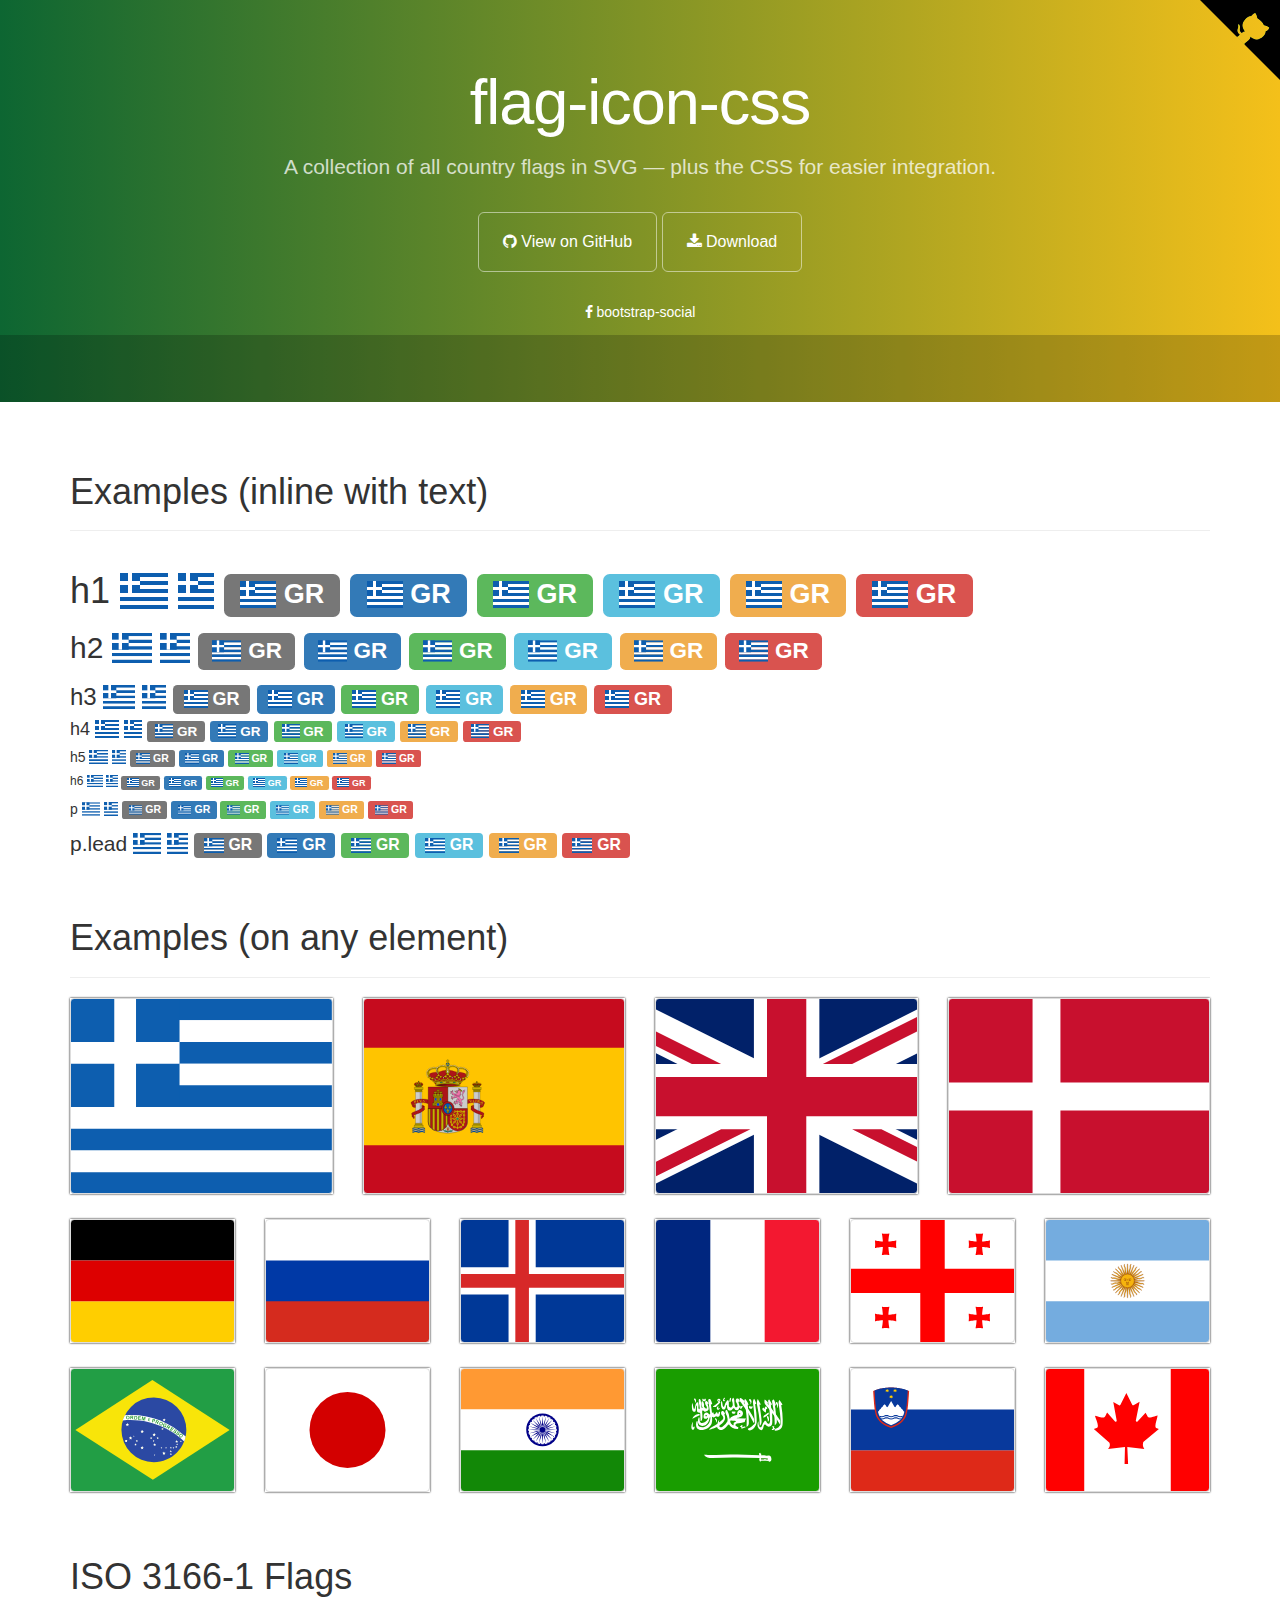
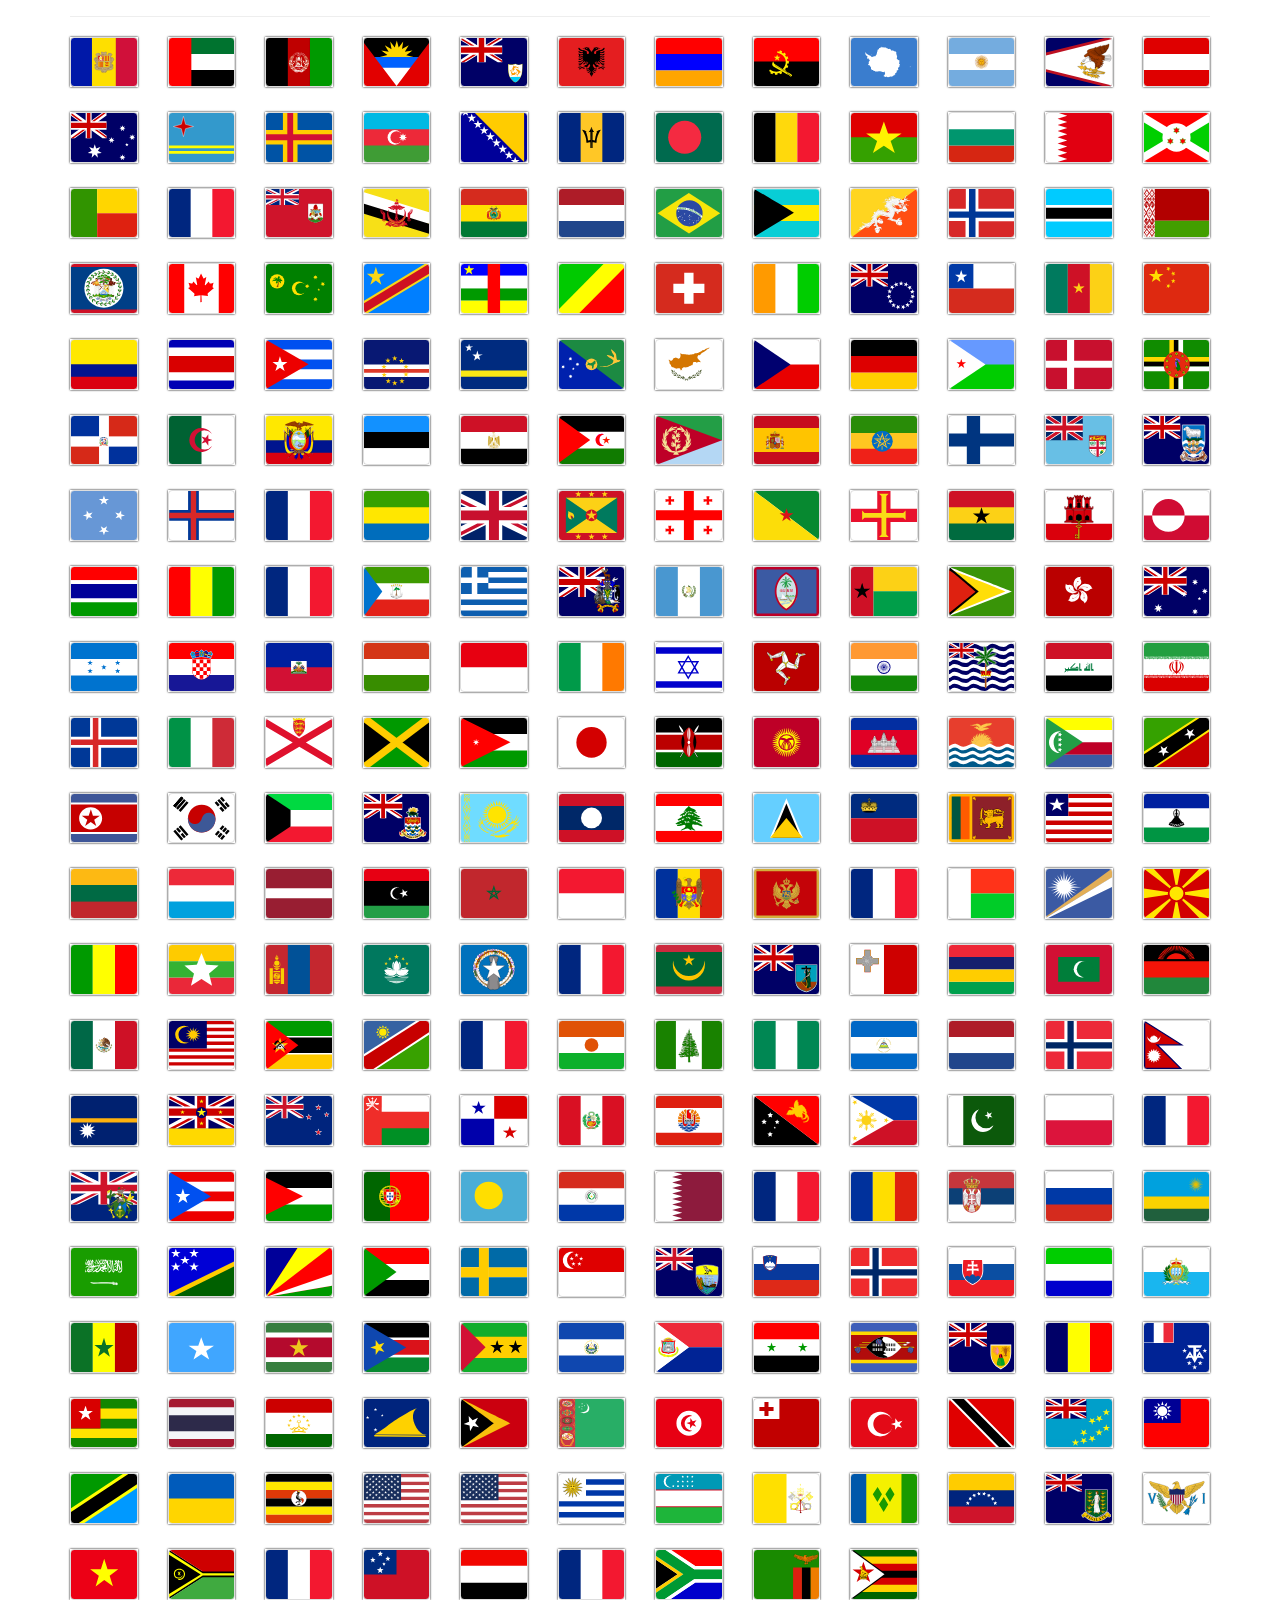
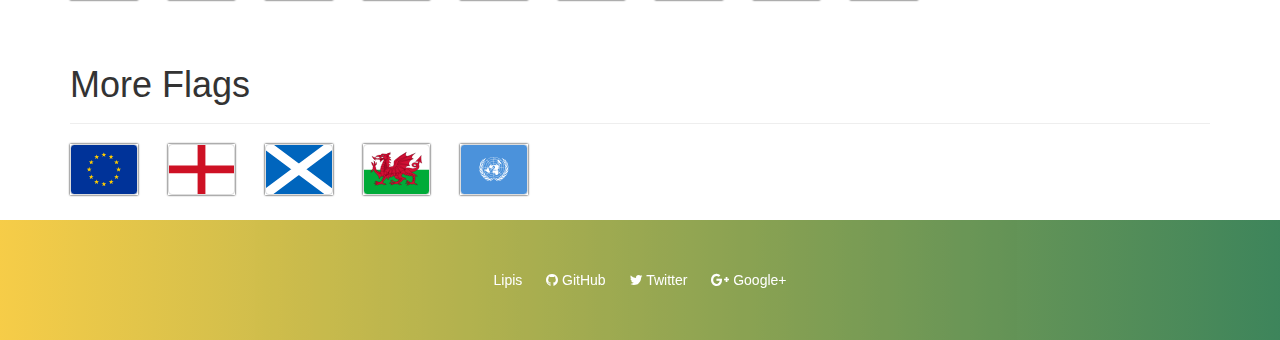
<file: assets/flag-icon-css-master/index.html>
<!DOCTYPE html>
<html lang="en">
  <head>
    <meta charset="utf-8">
    <meta name="viewport" content="width=device-width, initial-scale=1.0">
    <meta property="og:type" content="website" />
    <meta property="og:url" content="https://lipis.github.io/flag-icon-css/" />

    <title>SVG Country Flags | flag-icon-css</title>

    <link href="https://maxcdn.bootstrapcdn.com/bootstrap/3.3.6/css/bootstrap.min.css" rel="stylesheet" id="bootstrap">
    <link href="https://maxcdn.bootstrapcdn.com/font-awesome/4.5.0/css/font-awesome.min.css" rel="stylesheet">
    <link href="./assets/docs.css" rel="stylesheet">
    <link href="./css/flag-icon.css" rel="stylesheet">
  </head>

  <body>
    <div class="jumbotron">
      <div class="container">
        <h1>flag-icon-css</h1>
        <p>
          A collection of all country flags in SVG — plus the CSS for easier integration.
        </p>
        <a href="https://github.com/lipis/flag-icon-css" class="btn btn-outline btn-lg"><span class="fa fa-github"></span> View on GitHub</a>
        <a href="https://github.com/lipis/flag-icon-css/archive/master.zip" class="btn btn-outline btn-lg"><span class="fa fa-download"></span> Download</a>
        <ul class="jumbotron-links">
          <li><a href="https://lipis.github.io/bootstrap-social"><span class="fa fa-facebook"></span> bootstrap-social</a></li>
        </ul>
      </div>
      <div class="bottom">
        <iframe src="https://ghbtns.com/github-btn.html?user=lipis&amp;repo=flag-icon-css&amp;type=watch&amp;count=true" class="social-share"></iframe>
      </div>
    </div>
    <script>
      if (window.location.hostname.indexOf('github') > 0) {
        window.location.replace("http://flag-icon-css.lip.is/");
      }
    </script>
    <div class="container">
      <section id="examples">
        <div class="page-header">
          <h1>Examples (inline with text)</h1>
        </div>
        <div class="no-wrap">
          <h1>
            h1
            <span class="flag-icon flag-icon-gr"></span>
            <span class="flag-icon flag-icon-squared flag-icon-gr"></span>
            <span class="label label-default"><span class="flag-icon flag-icon-gr"></span> GR</span>
            <span class="label label-primary"><span class="flag-icon flag-icon-gr"></span> GR</span>
            <span class="label label-success"><span class="flag-icon flag-icon-gr"></span> GR</span>
            <span class="label label-info"><span class="flag-icon flag-icon-gr"></span> GR</span>
            <span class="label label-warning"><span class="flag-icon flag-icon-gr"></span> GR</span>
            <span class="label label-danger"><span class="flag-icon flag-icon-gr"></span> GR</span>
          </h1>
          <h2>
            h2
            <span class="flag-icon flag-icon-gr"></span>
            <span class="flag-icon flag-icon-squared flag-icon-gr"></span>
            <span class="label label-default"><span class="flag-icon flag-icon-gr"></span> GR</span>
            <span class="label label-primary"><span class="flag-icon flag-icon-gr"></span> GR</span>
            <span class="label label-success"><span class="flag-icon flag-icon-gr"></span> GR</span>
            <span class="label label-info"><span class="flag-icon flag-icon-gr"></span> GR</span>
            <span class="label label-warning"><span class="flag-icon flag-icon-gr"></span> GR</span>
            <span class="label label-danger"><span class="flag-icon flag-icon-gr"></span> GR</span>
          </h2>
          <h3>
            h3
            <span class="flag-icon flag-icon-gr"></span>
            <span class="flag-icon flag-icon-squared flag-icon-gr"></span>
            <span class="label label-default"><span class="flag-icon flag-icon-gr"></span> GR</span>
            <span class="label label-primary"><span class="flag-icon flag-icon-gr"></span> GR</span>
            <span class="label label-success"><span class="flag-icon flag-icon-gr"></span> GR</span>
            <span class="label label-info"><span class="flag-icon flag-icon-gr"></span> GR</span>
            <span class="label label-warning"><span class="flag-icon flag-icon-gr"></span> GR</span>
            <span class="label label-danger"><span class="flag-icon flag-icon-gr"></span> GR</span>
          </h3>
          <h4>
            h4
            <span class="flag-icon flag-icon-gr"></span>
            <span class="flag-icon flag-icon-squared flag-icon-gr"></span>
            <span class="label label-default"><span class="flag-icon flag-icon-gr"></span> GR</span>
            <span class="label label-primary"><span class="flag-icon flag-icon-gr"></span> GR</span>
            <span class="label label-success"><span class="flag-icon flag-icon-gr"></span> GR</span>
            <span class="label label-info"><span class="flag-icon flag-icon-gr"></span> GR</span>
            <span class="label label-warning"><span class="flag-icon flag-icon-gr"></span> GR</span>
            <span class="label label-danger"><span class="flag-icon flag-icon-gr"></span> GR</span>
          </h4>
          <h5>
            h5
            <span class="flag-icon flag-icon-gr"></span>
            <span class="flag-icon flag-icon-squared flag-icon-gr"></span>
            <span class="label label-default"><span class="flag-icon flag-icon-gr"></span> GR</span>
            <span class="label label-primary"><span class="flag-icon flag-icon-gr"></span> GR</span>
            <span class="label label-success"><span class="flag-icon flag-icon-gr"></span> GR</span>
            <span class="label label-info"><span class="flag-icon flag-icon-gr"></span> GR</span>
            <span class="label label-warning"><span class="flag-icon flag-icon-gr"></span> GR</span>
            <span class="label label-danger"><span class="flag-icon flag-icon-gr"></span> GR</span>
          </h5>
          <h6>
            h6
            <span class="flag-icon flag-icon-gr"></span>
            <span class="flag-icon flag-icon-squared flag-icon-gr"></span>
            <span class="label label-default"><span class="flag-icon flag-icon-gr"></span> GR</span>
            <span class="label label-primary"><span class="flag-icon flag-icon-gr"></span> GR</span>
            <span class="label label-success"><span class="flag-icon flag-icon-gr"></span> GR</span>
            <span class="label label-info"><span class="flag-icon flag-icon-gr"></span> GR</span>
            <span class="label label-warning"><span class="flag-icon flag-icon-gr"></span> GR</span>
            <span class="label label-danger"><span class="flag-icon flag-icon-gr"></span> GR</span>
          </h6>
          <p>
            p
            <span class="flag-icon flag-icon-gr"></span>
            <span class="flag-icon flag-icon-squared flag-icon-gr"></span>
            <span class="label label-default"><span class="flag-icon flag-icon-gr"></span> GR</span>
            <span class="label label-primary"><span class="flag-icon flag-icon-gr"></span> GR</span>
            <span class="label label-success"><span class="flag-icon flag-icon-gr"></span> GR</span>
            <span class="label label-info"><span class="flag-icon flag-icon-gr"></span> GR</span>
            <span class="label label-warning"><span class="flag-icon flag-icon-gr"></span> GR</span>
            <span class="label label-danger"><span class="flag-icon flag-icon-gr"></span> GR</span>
          </p>
          <p class="lead">
            p.lead
            <span class="flag-icon flag-icon-gr"></span>
            <span class="flag-icon flag-icon-squared flag-icon-gr"></span>
            <span class="label label-default"><span class="flag-icon flag-icon-gr"></span> GR</span>
            <span class="label label-primary"><span class="flag-icon flag-icon-gr"></span> GR</span>
            <span class="label label-success"><span class="flag-icon flag-icon-gr"></span> GR</span>
            <span class="label label-info"><span class="flag-icon flag-icon-gr"></span> GR</span>
            <span class="label label-warning"><span class="flag-icon flag-icon-gr"></span> GR</span>
            <span class="label label-danger"><span class="flag-icon flag-icon-gr"></span> GR</span>
          </p>
        </section>
      </section>
      <section id="more" class="d">
        <div class="page-header">
          <h1>Examples (on any element)</h1>
        </div>
        <div class="row">
          <div class="col-lg-3 col-md-4 col-sm-4 col-xs-6">
            <div class="flag-wrapper">
              <div class="img-thumbnail flag flag-icon-background flag-icon-gr"></div>
            </div>
          </div>
          <div class="col-lg-3 col-md-4 col-sm-4 col-xs-6">
            <div class="flag-wrapper">
              <div class="img-thumbnail flag flag-icon-background flag-icon-es"></div>
            </div>
          </div>
          <div class="col-lg-3 col-md-4 col-sm-4 col-xs-3">
            <div class="flag-wrapper">
              <div class="img-thumbnail flag flag-icon-background flag-icon-gb"></div>
            </div>
          </div>
          <div class="col-lg-3 col-sm-2 col-xs-3">
            <div class="flag-wrapper">
              <div class="img-thumbnail flag flag-icon-background flag-icon-dk"></div>
            </div>
          </div>
          <div class="col-sm-2 col-xs-3">
            <div class="flag-wrapper">
              <div class="img-thumbnail flag flag-icon-background flag-icon-de"></div>
            </div>
          </div>
          <div class="col-sm-2 col-xs-3">
            <div class="flag-wrapper">
              <div class="img-thumbnail flag flag-icon-background flag-icon-ru"></div>
            </div>
          </div>
          <div class="col-sm-2 col-xs-3">
            <div class="flag-wrapper">
              <div class="img-thumbnail flag flag-icon-background flag-icon-is"></div>
            </div>
          </div>
          <div class="col-sm-2 col-xs-3">
            <div class="flag-wrapper">
              <div class="img-thumbnail flag flag-icon-background flag-icon-fr"></div>
            </div>
          </div>
          <div class="col-sm-2 col-xs-3">
            <div class="flag-wrapper">
              <div class="img-thumbnail flag flag-icon-background flag-icon-ge"></div>
            </div>
          </div>
          <div class="col-sm-2 col-xs-3">
            <div class="flag-wrapper">
              <div class="img-thumbnail flag flag-icon-background flag-icon-ar"></div>
            </div>
          </div>
          <div class="col-sm-2 col-xs-3">
            <div class="flag-wrapper">
              <div class="img-thumbnail flag flag-icon-background flag-icon-br"></div>
            </div>
          </div>
          <div class="col-sm-2 col-xs-3">
            <div class="flag-wrapper">
              <div class="img-thumbnail flag flag-icon-background flag-icon-jp"></div>
            </div>
          </div>
          <div class="col-sm-2 col-xs-3 hidden-xs">
            <div class="flag-wrapper">
              <div class="img-thumbnail flag flag-icon-background flag-icon-in"></div>
            </div>
          </div>
          <div class="col-sm-2 col-xs-3">
            <div class="flag-wrapper">
              <div class="img-thumbnail flag flag-icon-background flag-icon-sa"></div>
            </div>
          </div>
          <div class="col-sm-2 col-xs-3">
            <div class="flag-wrapper">
              <div class="img-thumbnail flag flag-icon-background flag-icon-si"></div>
            </div>
          </div>
          <div class="col-sm-2 col-xs-3 visible-lg">
            <div class="flag-wrapper">
              <div class="img-thumbnail flag flag-icon-background flag-icon-ca"></div>
            </div>
          </div>
        </div>
      </section>
      <section class="all-flags">
        <div class="page-header">
          <h1>ISO 3166-1 Flags</h1>
        </div>
        <div class="row">
          <div class="col-md-1 col-sm-2 col-xs-3"><div class="flag-wrapper"><div class="img-thumbnail flag flag-icon-background flag-icon-ad" title="ad" id="ad"></div></div></div>
          <div class="col-md-1 col-sm-2 col-xs-3"><div class="flag-wrapper"><div class="img-thumbnail flag flag-icon-background flag-icon-ae" title="ae" id="ae"></div></div></div>
          <div class="col-md-1 col-sm-2 col-xs-3"><div class="flag-wrapper"><div class="img-thumbnail flag flag-icon-background flag-icon-af" title="af" id="af"></div></div></div>
          <div class="col-md-1 col-sm-2 col-xs-3"><div class="flag-wrapper"><div class="img-thumbnail flag flag-icon-background flag-icon-ag" title="ag" id="ag"></div></div></div>
          <div class="col-md-1 col-sm-2 col-xs-3"><div class="flag-wrapper"><div class="img-thumbnail flag flag-icon-background flag-icon-ai" title="ai" id="ai"></div></div></div>
          <div class="col-md-1 col-sm-2 col-xs-3"><div class="flag-wrapper"><div class="img-thumbnail flag flag-icon-background flag-icon-al" title="al" id="al"></div></div></div>
          <div class="col-md-1 col-sm-2 col-xs-3"><div class="flag-wrapper"><div class="img-thumbnail flag flag-icon-background flag-icon-am" title="am" id="am"></div></div></div>
          <div class="col-md-1 col-sm-2 col-xs-3"><div class="flag-wrapper"><div class="img-thumbnail flag flag-icon-background flag-icon-ao" title="ao" id="ao"></div></div></div>
          <div class="col-md-1 col-sm-2 col-xs-3"><div class="flag-wrapper"><div class="img-thumbnail flag flag-icon-background flag-icon-aq" title="aq" id="aq"></div></div></div>
          <div class="col-md-1 col-sm-2 col-xs-3"><div class="flag-wrapper"><div class="img-thumbnail flag flag-icon-background flag-icon-ar" title="ar" id="ar"></div></div></div>
          <div class="col-md-1 col-sm-2 col-xs-3"><div class="flag-wrapper"><div class="img-thumbnail flag flag-icon-background flag-icon-as" title="as" id="as"></div></div></div>
          <div class="col-md-1 col-sm-2 col-xs-3"><div class="flag-wrapper"><div class="img-thumbnail flag flag-icon-background flag-icon-at" title="at" id="at"></div></div></div>
          <div class="col-md-1 col-sm-2 col-xs-3"><div class="flag-wrapper"><div class="img-thumbnail flag flag-icon-background flag-icon-au" title="au" id="au"></div></div></div>
          <div class="col-md-1 col-sm-2 col-xs-3"><div class="flag-wrapper"><div class="img-thumbnail flag flag-icon-background flag-icon-aw" title="aw" id="aw"></div></div></div>
          <div class="col-md-1 col-sm-2 col-xs-3"><div class="flag-wrapper"><div class="img-thumbnail flag flag-icon-background flag-icon-ax" title="ax" id="ax"></div></div></div>
          <div class="col-md-1 col-sm-2 col-xs-3"><div class="flag-wrapper"><div class="img-thumbnail flag flag-icon-background flag-icon-az" title="az" id="az"></div></div></div>
          <div class="col-md-1 col-sm-2 col-xs-3"><div class="flag-wrapper"><div class="img-thumbnail flag flag-icon-background flag-icon-ba" title="ba" id="ba"></div></div></div>
          <div class="col-md-1 col-sm-2 col-xs-3"><div class="flag-wrapper"><div class="img-thumbnail flag flag-icon-background flag-icon-bb" title="bb" id="bb"></div></div></div>
          <div class="col-md-1 col-sm-2 col-xs-3"><div class="flag-wrapper"><div class="img-thumbnail flag flag-icon-background flag-icon-bd" title="bd" id="bd"></div></div></div>
          <div class="col-md-1 col-sm-2 col-xs-3"><div class="flag-wrapper"><div class="img-thumbnail flag flag-icon-background flag-icon-be" title="be" id="be"></div></div></div>
          <div class="col-md-1 col-sm-2 col-xs-3"><div class="flag-wrapper"><div class="img-thumbnail flag flag-icon-background flag-icon-bf" title="bf" id="bf"></div></div></div>
          <div class="col-md-1 col-sm-2 col-xs-3"><div class="flag-wrapper"><div class="img-thumbnail flag flag-icon-background flag-icon-bg" title="bg" id="bg"></div></div></div>
          <div class="col-md-1 col-sm-2 col-xs-3"><div class="flag-wrapper"><div class="img-thumbnail flag flag-icon-background flag-icon-bh" title="bh" id="bh"></div></div></div>
          <div class="col-md-1 col-sm-2 col-xs-3"><div class="flag-wrapper"><div class="img-thumbnail flag flag-icon-background flag-icon-bi" title="bi" id="bi"></div></div></div>
          <div class="col-md-1 col-sm-2 col-xs-3"><div class="flag-wrapper"><div class="img-thumbnail flag flag-icon-background flag-icon-bj" title="bj" id="bj"></div></div></div>
          <div class="col-md-1 col-sm-2 col-xs-3"><div class="flag-wrapper"><div class="img-thumbnail flag flag-icon-background flag-icon-bl" title="bl" id="bl"></div></div></div>
          <div class="col-md-1 col-sm-2 col-xs-3"><div class="flag-wrapper"><div class="img-thumbnail flag flag-icon-background flag-icon-bm" title="bm" id="bm"></div></div></div>
          <div class="col-md-1 col-sm-2 col-xs-3"><div class="flag-wrapper"><div class="img-thumbnail flag flag-icon-background flag-icon-bn" title="bn" id="bn"></div></div></div>
          <div class="col-md-1 col-sm-2 col-xs-3"><div class="flag-wrapper"><div class="img-thumbnail flag flag-icon-background flag-icon-bo" title="bo" id="bo"></div></div></div>
          <div class="col-md-1 col-sm-2 col-xs-3"><div class="flag-wrapper"><div class="img-thumbnail flag flag-icon-background flag-icon-bq" title="bq" id="bq"></div></div></div>
          <div class="col-md-1 col-sm-2 col-xs-3"><div class="flag-wrapper"><div class="img-thumbnail flag flag-icon-background flag-icon-br" title="br" id="br"></div></div></div>
          <div class="col-md-1 col-sm-2 col-xs-3"><div class="flag-wrapper"><div class="img-thumbnail flag flag-icon-background flag-icon-bs" title="bs" id="bs"></div></div></div>
          <div class="col-md-1 col-sm-2 col-xs-3"><div class="flag-wrapper"><div class="img-thumbnail flag flag-icon-background flag-icon-bt" title="bt" id="bt"></div></div></div>
          <div class="col-md-1 col-sm-2 col-xs-3"><div class="flag-wrapper"><div class="img-thumbnail flag flag-icon-background flag-icon-bv" title="bv" id="bv"></div></div></div>
          <div class="col-md-1 col-sm-2 col-xs-3"><div class="flag-wrapper"><div class="img-thumbnail flag flag-icon-background flag-icon-bw" title="bw" id="bw"></div></div></div>
          <div class="col-md-1 col-sm-2 col-xs-3"><div class="flag-wrapper"><div class="img-thumbnail flag flag-icon-background flag-icon-by" title="by" id="by"></div></div></div>
          <div class="col-md-1 col-sm-2 col-xs-3"><div class="flag-wrapper"><div class="img-thumbnail flag flag-icon-background flag-icon-bz" title="bz" id="bz"></div></div></div>
          <div class="col-md-1 col-sm-2 col-xs-3"><div class="flag-wrapper"><div class="img-thumbnail flag flag-icon-background flag-icon-ca" title="ca" id="ca"></div></div></div>
          <div class="col-md-1 col-sm-2 col-xs-3"><div class="flag-wrapper"><div class="img-thumbnail flag flag-icon-background flag-icon-cc" title="cc" id="cc"></div></div></div>
          <div class="col-md-1 col-sm-2 col-xs-3"><div class="flag-wrapper"><div class="img-thumbnail flag flag-icon-background flag-icon-cd" title="cd" id="cd"></div></div></div>
          <div class="col-md-1 col-sm-2 col-xs-3"><div class="flag-wrapper"><div class="img-thumbnail flag flag-icon-background flag-icon-cf" title="cf" id="cf"></div></div></div>
          <div class="col-md-1 col-sm-2 col-xs-3"><div class="flag-wrapper"><div class="img-thumbnail flag flag-icon-background flag-icon-cg" title="cg" id="cg"></div></div></div>
          <div class="col-md-1 col-sm-2 col-xs-3"><div class="flag-wrapper"><div class="img-thumbnail flag flag-icon-background flag-icon-ch" title="ch" id="ch"></div></div></div>
          <div class="col-md-1 col-sm-2 col-xs-3"><div class="flag-wrapper"><div class="img-thumbnail flag flag-icon-background flag-icon-ci" title="ci" id="ci"></div></div></div>
          <div class="col-md-1 col-sm-2 col-xs-3"><div class="flag-wrapper"><div class="img-thumbnail flag flag-icon-background flag-icon-ck" title="ck" id="ck"></div></div></div>
          <div class="col-md-1 col-sm-2 col-xs-3"><div class="flag-wrapper"><div class="img-thumbnail flag flag-icon-background flag-icon-cl" title="cl" id="cl"></div></div></div>
          <div class="col-md-1 col-sm-2 col-xs-3"><div class="flag-wrapper"><div class="img-thumbnail flag flag-icon-background flag-icon-cm" title="cm" id="cm"></div></div></div>
          <div class="col-md-1 col-sm-2 col-xs-3"><div class="flag-wrapper"><div class="img-thumbnail flag flag-icon-background flag-icon-cn" title="cn" id="cn"></div></div></div>
          <div class="col-md-1 col-sm-2 col-xs-3"><div class="flag-wrapper"><div class="img-thumbnail flag flag-icon-background flag-icon-co" title="co" id="co"></div></div></div>
          <div class="col-md-1 col-sm-2 col-xs-3"><div class="flag-wrapper"><div class="img-thumbnail flag flag-icon-background flag-icon-cr" title="cr" id="cr"></div></div></div>
          <div class="col-md-1 col-sm-2 col-xs-3"><div class="flag-wrapper"><div class="img-thumbnail flag flag-icon-background flag-icon-cu" title="cu" id="cu"></div></div></div>
          <div class="col-md-1 col-sm-2 col-xs-3"><div class="flag-wrapper"><div class="img-thumbnail flag flag-icon-background flag-icon-cv" title="cv" id="cv"></div></div></div>
          <div class="col-md-1 col-sm-2 col-xs-3"><div class="flag-wrapper"><div class="img-thumbnail flag flag-icon-background flag-icon-cw" title="cw" id="cw"></div></div></div>
          <div class="col-md-1 col-sm-2 col-xs-3"><div class="flag-wrapper"><div class="img-thumbnail flag flag-icon-background flag-icon-cx" title="cx" id="cx"></div></div></div>
          <div class="col-md-1 col-sm-2 col-xs-3"><div class="flag-wrapper"><div class="img-thumbnail flag flag-icon-background flag-icon-cy" title="cy" id="cy"></div></div></div>
          <div class="col-md-1 col-sm-2 col-xs-3"><div class="flag-wrapper"><div class="img-thumbnail flag flag-icon-background flag-icon-cz" title="cz" id="cz"></div></div></div>
          <div class="col-md-1 col-sm-2 col-xs-3"><div class="flag-wrapper"><div class="img-thumbnail flag flag-icon-background flag-icon-de" title="de" id="de"></div></div></div>
          <div class="col-md-1 col-sm-2 col-xs-3"><div class="flag-wrapper"><div class="img-thumbnail flag flag-icon-background flag-icon-dj" title="dj" id="dj"></div></div></div>
          <div class="col-md-1 col-sm-2 col-xs-3"><div class="flag-wrapper"><div class="img-thumbnail flag flag-icon-background flag-icon-dk" title="dk" id="dk"></div></div></div>
          <div class="col-md-1 col-sm-2 col-xs-3"><div class="flag-wrapper"><div class="img-thumbnail flag flag-icon-background flag-icon-dm" title="dm" id="dm"></div></div></div>
          <div class="col-md-1 col-sm-2 col-xs-3"><div class="flag-wrapper"><div class="img-thumbnail flag flag-icon-background flag-icon-do" title="do" id="do"></div></div></div>
          <div class="col-md-1 col-sm-2 col-xs-3"><div class="flag-wrapper"><div class="img-thumbnail flag flag-icon-background flag-icon-dz" title="dz" id="dz"></div></div></div>
          <div class="col-md-1 col-sm-2 col-xs-3"><div class="flag-wrapper"><div class="img-thumbnail flag flag-icon-background flag-icon-ec" title="ec" id="ec"></div></div></div>
          <div class="col-md-1 col-sm-2 col-xs-3"><div class="flag-wrapper"><div class="img-thumbnail flag flag-icon-background flag-icon-ee" title="ee" id="ee"></div></div></div>
          <div class="col-md-1 col-sm-2 col-xs-3"><div class="flag-wrapper"><div class="img-thumbnail flag flag-icon-background flag-icon-eg" title="eg" id="eg"></div></div></div>
          <div class="col-md-1 col-sm-2 col-xs-3"><div class="flag-wrapper"><div class="img-thumbnail flag flag-icon-background flag-icon-eh" title="eh" id="eh"></div></div></div>
          <div class="col-md-1 col-sm-2 col-xs-3"><div class="flag-wrapper"><div class="img-thumbnail flag flag-icon-background flag-icon-er" title="er" id="er"></div></div></div>
          <div class="col-md-1 col-sm-2 col-xs-3"><div class="flag-wrapper"><div class="img-thumbnail flag flag-icon-background flag-icon-es" title="es" id="es"></div></div></div>
          <div class="col-md-1 col-sm-2 col-xs-3"><div class="flag-wrapper"><div class="img-thumbnail flag flag-icon-background flag-icon-et" title="et" id="et"></div></div></div>
          <div class="col-md-1 col-sm-2 col-xs-3"><div class="flag-wrapper"><div class="img-thumbnail flag flag-icon-background flag-icon-fi" title="fi" id="fi"></div></div></div>
          <div class="col-md-1 col-sm-2 col-xs-3"><div class="flag-wrapper"><div class="img-thumbnail flag flag-icon-background flag-icon-fj" title="fj" id="fj"></div></div></div>
          <div class="col-md-1 col-sm-2 col-xs-3"><div class="flag-wrapper"><div class="img-thumbnail flag flag-icon-background flag-icon-fk" title="fk" id="fk"></div></div></div>
          <div class="col-md-1 col-sm-2 col-xs-3"><div class="flag-wrapper"><div class="img-thumbnail flag flag-icon-background flag-icon-fm" title="fm" id="fm"></div></div></div>
          <div class="col-md-1 col-sm-2 col-xs-3"><div class="flag-wrapper"><div class="img-thumbnail flag flag-icon-background flag-icon-fo" title="fo" id="fo"></div></div></div>
          <div class="col-md-1 col-sm-2 col-xs-3"><div class="flag-wrapper"><div class="img-thumbnail flag flag-icon-background flag-icon-fr" title="fr" id="fr"></div></div></div>
          <div class="col-md-1 col-sm-2 col-xs-3"><div class="flag-wrapper"><div class="img-thumbnail flag flag-icon-background flag-icon-ga" title="ga" id="ga"></div></div></div>
          <div class="col-md-1 col-sm-2 col-xs-3"><div class="flag-wrapper"><div class="img-thumbnail flag flag-icon-background flag-icon-gb" title="gb" id="gb"></div></div></div>
          <div class="col-md-1 col-sm-2 col-xs-3"><div class="flag-wrapper"><div class="img-thumbnail flag flag-icon-background flag-icon-gd" title="gd" id="gd"></div></div></div>
          <div class="col-md-1 col-sm-2 col-xs-3"><div class="flag-wrapper"><div class="img-thumbnail flag flag-icon-background flag-icon-ge" title="ge" id="ge"></div></div></div>
          <div class="col-md-1 col-sm-2 col-xs-3"><div class="flag-wrapper"><div class="img-thumbnail flag flag-icon-background flag-icon-gf" title="gf" id="gf"></div></div></div>
          <div class="col-md-1 col-sm-2 col-xs-3"><div class="flag-wrapper"><div class="img-thumbnail flag flag-icon-background flag-icon-gg" title="gg" id="gg"></div></div></div>
          <div class="col-md-1 col-sm-2 col-xs-3"><div class="flag-wrapper"><div class="img-thumbnail flag flag-icon-background flag-icon-gh" title="gh" id="gh"></div></div></div>
          <div class="col-md-1 col-sm-2 col-xs-3"><div class="flag-wrapper"><div class="img-thumbnail flag flag-icon-background flag-icon-gi" title="gi" id="gi"></div></div></div>
          <div class="col-md-1 col-sm-2 col-xs-3"><div class="flag-wrapper"><div class="img-thumbnail flag flag-icon-background flag-icon-gl" title="gl" id="gl"></div></div></div>
          <div class="col-md-1 col-sm-2 col-xs-3"><div class="flag-wrapper"><div class="img-thumbnail flag flag-icon-background flag-icon-gm" title="gm" id="gm"></div></div></div>
          <div class="col-md-1 col-sm-2 col-xs-3"><div class="flag-wrapper"><div class="img-thumbnail flag flag-icon-background flag-icon-gn" title="gn" id="gn"></div></div></div>
          <div class="col-md-1 col-sm-2 col-xs-3"><div class="flag-wrapper"><div class="img-thumbnail flag flag-icon-background flag-icon-gp" title="gp" id="gp"></div></div></div>
          <div class="col-md-1 col-sm-2 col-xs-3"><div class="flag-wrapper"><div class="img-thumbnail flag flag-icon-background flag-icon-gq" title="gq" id="gq"></div></div></div>
          <div class="col-md-1 col-sm-2 col-xs-3"><div class="flag-wrapper"><div class="img-thumbnail flag flag-icon-background flag-icon-gr" title="gr" id="gr"></div></div></div>
          <div class="col-md-1 col-sm-2 col-xs-3"><div class="flag-wrapper"><div class="img-thumbnail flag flag-icon-background flag-icon-gs" title="gs" id="gs"></div></div></div>
          <div class="col-md-1 col-sm-2 col-xs-3"><div class="flag-wrapper"><div class="img-thumbnail flag flag-icon-background flag-icon-gt" title="gt" id="gt"></div></div></div>
          <div class="col-md-1 col-sm-2 col-xs-3"><div class="flag-wrapper"><div class="img-thumbnail flag flag-icon-background flag-icon-gu" title="gu" id="gu"></div></div></div>
          <div class="col-md-1 col-sm-2 col-xs-3"><div class="flag-wrapper"><div class="img-thumbnail flag flag-icon-background flag-icon-gw" title="gw" id="gw"></div></div></div>
          <div class="col-md-1 col-sm-2 col-xs-3"><div class="flag-wrapper"><div class="img-thumbnail flag flag-icon-background flag-icon-gy" title="gy" id="gy"></div></div></div>
          <div class="col-md-1 col-sm-2 col-xs-3"><div class="flag-wrapper"><div class="img-thumbnail flag flag-icon-background flag-icon-hk" title="hk" id="hk"></div></div></div>
          <div class="col-md-1 col-sm-2 col-xs-3"><div class="flag-wrapper"><div class="img-thumbnail flag flag-icon-background flag-icon-hm" title="hm" id="hm"></div></div></div>
          <div class="col-md-1 col-sm-2 col-xs-3"><div class="flag-wrapper"><div class="img-thumbnail flag flag-icon-background flag-icon-hn" title="hn" id="hn"></div></div></div>
          <div class="col-md-1 col-sm-2 col-xs-3"><div class="flag-wrapper"><div class="img-thumbnail flag flag-icon-background flag-icon-hr" title="hr" id="hr"></div></div></div>
          <div class="col-md-1 col-sm-2 col-xs-3"><div class="flag-wrapper"><div class="img-thumbnail flag flag-icon-background flag-icon-ht" title="ht" id="ht"></div></div></div>
          <div class="col-md-1 col-sm-2 col-xs-3"><div class="flag-wrapper"><div class="img-thumbnail flag flag-icon-background flag-icon-hu" title="hu" id="hu"></div></div></div>
          <div class="col-md-1 col-sm-2 col-xs-3"><div class="flag-wrapper"><div class="img-thumbnail flag flag-icon-background flag-icon-id" title="id" id="id"></div></div></div>
          <div class="col-md-1 col-sm-2 col-xs-3"><div class="flag-wrapper"><div class="img-thumbnail flag flag-icon-background flag-icon-ie" title="ie" id="ie"></div></div></div>
          <div class="col-md-1 col-sm-2 col-xs-3"><div class="flag-wrapper"><div class="img-thumbnail flag flag-icon-background flag-icon-il" title="il" id="il"></div></div></div>
          <div class="col-md-1 col-sm-2 col-xs-3"><div class="flag-wrapper"><div class="img-thumbnail flag flag-icon-background flag-icon-im" title="im" id="im"></div></div></div>
          <div class="col-md-1 col-sm-2 col-xs-3"><div class="flag-wrapper"><div class="img-thumbnail flag flag-icon-background flag-icon-in" title="in" id="in"></div></div></div>
          <div class="col-md-1 col-sm-2 col-xs-3"><div class="flag-wrapper"><div class="img-thumbnail flag flag-icon-background flag-icon-io" title="io" id="io"></div></div></div>
          <div class="col-md-1 col-sm-2 col-xs-3"><div class="flag-wrapper"><div class="img-thumbnail flag flag-icon-background flag-icon-iq" title="iq" id="iq"></div></div></div>
          <div class="col-md-1 col-sm-2 col-xs-3"><div class="flag-wrapper"><div class="img-thumbnail flag flag-icon-background flag-icon-ir" title="ir" id="ir"></div></div></div>
          <div class="col-md-1 col-sm-2 col-xs-3"><div class="flag-wrapper"><div class="img-thumbnail flag flag-icon-background flag-icon-is" title="is" id="is"></div></div></div>
          <div class="col-md-1 col-sm-2 col-xs-3"><div class="flag-wrapper"><div class="img-thumbnail flag flag-icon-background flag-icon-it" title="it" id="it"></div></div></div>
          <div class="col-md-1 col-sm-2 col-xs-3"><div class="flag-wrapper"><div class="img-thumbnail flag flag-icon-background flag-icon-je" title="je" id="je"></div></div></div>
          <div class="col-md-1 col-sm-2 col-xs-3"><div class="flag-wrapper"><div class="img-thumbnail flag flag-icon-background flag-icon-jm" title="jm" id="jm"></div></div></div>
          <div class="col-md-1 col-sm-2 col-xs-3"><div class="flag-wrapper"><div class="img-thumbnail flag flag-icon-background flag-icon-jo" title="jo" id="jo"></div></div></div>
          <div class="col-md-1 col-sm-2 col-xs-3"><div class="flag-wrapper"><div class="img-thumbnail flag flag-icon-background flag-icon-jp" title="jp" id="jp"></div></div></div>
          <div class="col-md-1 col-sm-2 col-xs-3"><div class="flag-wrapper"><div class="img-thumbnail flag flag-icon-background flag-icon-ke" title="ke" id="ke"></div></div></div>
          <div class="col-md-1 col-sm-2 col-xs-3"><div class="flag-wrapper"><div class="img-thumbnail flag flag-icon-background flag-icon-kg" title="kg" id="kg"></div></div></div>
          <div class="col-md-1 col-sm-2 col-xs-3"><div class="flag-wrapper"><div class="img-thumbnail flag flag-icon-background flag-icon-kh" title="kh" id="kh"></div></div></div>
          <div class="col-md-1 col-sm-2 col-xs-3"><div class="flag-wrapper"><div class="img-thumbnail flag flag-icon-background flag-icon-ki" title="ki" id="ki"></div></div></div>
          <div class="col-md-1 col-sm-2 col-xs-3"><div class="flag-wrapper"><div class="img-thumbnail flag flag-icon-background flag-icon-km" title="km" id="km"></div></div></div>
          <div class="col-md-1 col-sm-2 col-xs-3"><div class="flag-wrapper"><div class="img-thumbnail flag flag-icon-background flag-icon-kn" title="kn" id="kn"></div></div></div>
          <div class="col-md-1 col-sm-2 col-xs-3"><div class="flag-wrapper"><div class="img-thumbnail flag flag-icon-background flag-icon-kp" title="kp" id="kp"></div></div></div>
          <div class="col-md-1 col-sm-2 col-xs-3"><div class="flag-wrapper"><div class="img-thumbnail flag flag-icon-background flag-icon-kr" title="kr" id="kr"></div></div></div>
          <div class="col-md-1 col-sm-2 col-xs-3"><div class="flag-wrapper"><div class="img-thumbnail flag flag-icon-background flag-icon-kw" title="kw" id="kw"></div></div></div>
          <div class="col-md-1 col-sm-2 col-xs-3"><div class="flag-wrapper"><div class="img-thumbnail flag flag-icon-background flag-icon-ky" title="ky" id="ky"></div></div></div>
          <div class="col-md-1 col-sm-2 col-xs-3"><div class="flag-wrapper"><div class="img-thumbnail flag flag-icon-background flag-icon-kz" title="kz" id="kz"></div></div></div>
          <div class="col-md-1 col-sm-2 col-xs-3"><div class="flag-wrapper"><div class="img-thumbnail flag flag-icon-background flag-icon-la" title="la" id="la"></div></div></div>
          <div class="col-md-1 col-sm-2 col-xs-3"><div class="flag-wrapper"><div class="img-thumbnail flag flag-icon-background flag-icon-lb" title="lb" id="lb"></div></div></div>
          <div class="col-md-1 col-sm-2 col-xs-3"><div class="flag-wrapper"><div class="img-thumbnail flag flag-icon-background flag-icon-lc" title="lc" id="lc"></div></div></div>
          <div class="col-md-1 col-sm-2 col-xs-3"><div class="flag-wrapper"><div class="img-thumbnail flag flag-icon-background flag-icon-li" title="li" id="li"></div></div></div>
          <div class="col-md-1 col-sm-2 col-xs-3"><div class="flag-wrapper"><div class="img-thumbnail flag flag-icon-background flag-icon-lk" title="lk" id="lk"></div></div></div>
          <div class="col-md-1 col-sm-2 col-xs-3"><div class="flag-wrapper"><div class="img-thumbnail flag flag-icon-background flag-icon-lr" title="lr" id="lr"></div></div></div>
          <div class="col-md-1 col-sm-2 col-xs-3"><div class="flag-wrapper"><div class="img-thumbnail flag flag-icon-background flag-icon-ls" title="ls" id="ls"></div></div></div>
          <div class="col-md-1 col-sm-2 col-xs-3"><div class="flag-wrapper"><div class="img-thumbnail flag flag-icon-background flag-icon-lt" title="lt" id="lt"></div></div></div>
          <div class="col-md-1 col-sm-2 col-xs-3"><div class="flag-wrapper"><div class="img-thumbnail flag flag-icon-background flag-icon-lu" title="lu" id="lu"></div></div></div>
          <div class="col-md-1 col-sm-2 col-xs-3"><div class="flag-wrapper"><div class="img-thumbnail flag flag-icon-background flag-icon-lv" title="lv" id="lv"></div></div></div>
          <div class="col-md-1 col-sm-2 col-xs-3"><div class="flag-wrapper"><div class="img-thumbnail flag flag-icon-background flag-icon-ly" title="ly" id="ly"></div></div></div>
          <div class="col-md-1 col-sm-2 col-xs-3"><div class="flag-wrapper"><div class="img-thumbnail flag flag-icon-background flag-icon-ma" title="ma" id="ma"></div></div></div>
          <div class="col-md-1 col-sm-2 col-xs-3"><div class="flag-wrapper"><div class="img-thumbnail flag flag-icon-background flag-icon-mc" title="mc" id="mc"></div></div></div>
          <div class="col-md-1 col-sm-2 col-xs-3"><div class="flag-wrapper"><div class="img-thumbnail flag flag-icon-background flag-icon-md" title="md" id="md"></div></div></div>
          <div class="col-md-1 col-sm-2 col-xs-3"><div class="flag-wrapper"><div class="img-thumbnail flag flag-icon-background flag-icon-me" title="me" id="me"></div></div></div>
          <div class="col-md-1 col-sm-2 col-xs-3"><div class="flag-wrapper"><div class="img-thumbnail flag flag-icon-background flag-icon-mf" title="mf" id="mf"></div></div></div>
          <div class="col-md-1 col-sm-2 col-xs-3"><div class="flag-wrapper"><div class="img-thumbnail flag flag-icon-background flag-icon-mg" title="mg" id="mg"></div></div></div>
          <div class="col-md-1 col-sm-2 col-xs-3"><div class="flag-wrapper"><div class="img-thumbnail flag flag-icon-background flag-icon-mh" title="mh" id="mh"></div></div></div>
          <div class="col-md-1 col-sm-2 col-xs-3"><div class="flag-wrapper"><div class="img-thumbnail flag flag-icon-background flag-icon-mk" title="mk" id="mk"></div></div></div>
          <div class="col-md-1 col-sm-2 col-xs-3"><div class="flag-wrapper"><div class="img-thumbnail flag flag-icon-background flag-icon-ml" title="ml" id="ml"></div></div></div>
          <div class="col-md-1 col-sm-2 col-xs-3"><div class="flag-wrapper"><div class="img-thumbnail flag flag-icon-background flag-icon-mm" title="mm" id="mm"></div></div></div>
          <div class="col-md-1 col-sm-2 col-xs-3"><div class="flag-wrapper"><div class="img-thumbnail flag flag-icon-background flag-icon-mn" title="mn" id="mn"></div></div></div>
          <div class="col-md-1 col-sm-2 col-xs-3"><div class="flag-wrapper"><div class="img-thumbnail flag flag-icon-background flag-icon-mo" title="mo" id="mo"></div></div></div>
          <div class="col-md-1 col-sm-2 col-xs-3"><div class="flag-wrapper"><div class="img-thumbnail flag flag-icon-background flag-icon-mp" title="mp" id="mp"></div></div></div>
          <div class="col-md-1 col-sm-2 col-xs-3"><div class="flag-wrapper"><div class="img-thumbnail flag flag-icon-background flag-icon-mq" title="mq" id="mq"></div></div></div>
          <div class="col-md-1 col-sm-2 col-xs-3"><div class="flag-wrapper"><div class="img-thumbnail flag flag-icon-background flag-icon-mr" title="mr" id="mr"></div></div></div>
          <div class="col-md-1 col-sm-2 col-xs-3"><div class="flag-wrapper"><div class="img-thumbnail flag flag-icon-background flag-icon-ms" title="ms" id="ms"></div></div></div>
          <div class="col-md-1 col-sm-2 col-xs-3"><div class="flag-wrapper"><div class="img-thumbnail flag flag-icon-background flag-icon-mt" title="mt" id="mt"></div></div></div>
          <div class="col-md-1 col-sm-2 col-xs-3"><div class="flag-wrapper"><div class="img-thumbnail flag flag-icon-background flag-icon-mu" title="mu" id="mu"></div></div></div>
          <div class="col-md-1 col-sm-2 col-xs-3"><div class="flag-wrapper"><div class="img-thumbnail flag flag-icon-background flag-icon-mv" title="mv" id="mv"></div></div></div>
          <div class="col-md-1 col-sm-2 col-xs-3"><div class="flag-wrapper"><div class="img-thumbnail flag flag-icon-background flag-icon-mw" title="mw" id="mw"></div></div></div>
          <div class="col-md-1 col-sm-2 col-xs-3"><div class="flag-wrapper"><div class="img-thumbnail flag flag-icon-background flag-icon-mx" title="mx" id="mx"></div></div></div>
          <div class="col-md-1 col-sm-2 col-xs-3"><div class="flag-wrapper"><div class="img-thumbnail flag flag-icon-background flag-icon-my" title="my" id="my"></div></div></div>
          <div class="col-md-1 col-sm-2 col-xs-3"><div class="flag-wrapper"><div class="img-thumbnail flag flag-icon-background flag-icon-mz" title="mz" id="mz"></div></div></div>
          <div class="col-md-1 col-sm-2 col-xs-3"><div class="flag-wrapper"><div class="img-thumbnail flag flag-icon-background flag-icon-na" title="na" id="na"></div></div></div>
          <div class="col-md-1 col-sm-2 col-xs-3"><div class="flag-wrapper"><div class="img-thumbnail flag flag-icon-background flag-icon-nc" title="nc" id="nc"></div></div></div>
          <div class="col-md-1 col-sm-2 col-xs-3"><div class="flag-wrapper"><div class="img-thumbnail flag flag-icon-background flag-icon-ne" title="ne" id="ne"></div></div></div>
          <div class="col-md-1 col-sm-2 col-xs-3"><div class="flag-wrapper"><div class="img-thumbnail flag flag-icon-background flag-icon-nf" title="nf" id="nf"></div></div></div>
          <div class="col-md-1 col-sm-2 col-xs-3"><div class="flag-wrapper"><div class="img-thumbnail flag flag-icon-background flag-icon-ng" title="ng" id="ng"></div></div></div>
          <div class="col-md-1 col-sm-2 col-xs-3"><div class="flag-wrapper"><div class="img-thumbnail flag flag-icon-background flag-icon-ni" title="ni" id="ni"></div></div></div>
          <div class="col-md-1 col-sm-2 col-xs-3"><div class="flag-wrapper"><div class="img-thumbnail flag flag-icon-background flag-icon-nl" title="nl" id="nl"></div></div></div>
          <div class="col-md-1 col-sm-2 col-xs-3"><div class="flag-wrapper"><div class="img-thumbnail flag flag-icon-background flag-icon-no" title="no" id="no"></div></div></div>
          <div class="col-md-1 col-sm-2 col-xs-3"><div class="flag-wrapper"><div class="img-thumbnail flag flag-icon-background flag-icon-np" title="np" id="np"></div></div></div>
          <div class="col-md-1 col-sm-2 col-xs-3"><div class="flag-wrapper"><div class="img-thumbnail flag flag-icon-background flag-icon-nr" title="nr" id="nr"></div></div></div>
          <div class="col-md-1 col-sm-2 col-xs-3"><div class="flag-wrapper"><div class="img-thumbnail flag flag-icon-background flag-icon-nu" title="nu" id="nu"></div></div></div>
          <div class="col-md-1 col-sm-2 col-xs-3"><div class="flag-wrapper"><div class="img-thumbnail flag flag-icon-background flag-icon-nz" title="nz" id="nz"></div></div></div>
          <div class="col-md-1 col-sm-2 col-xs-3"><div class="flag-wrapper"><div class="img-thumbnail flag flag-icon-background flag-icon-om" title="om" id="om"></div></div></div>
          <div class="col-md-1 col-sm-2 col-xs-3"><div class="flag-wrapper"><div class="img-thumbnail flag flag-icon-background flag-icon-pa" title="pa" id="pa"></div></div></div>
          <div class="col-md-1 col-sm-2 col-xs-3"><div class="flag-wrapper"><div class="img-thumbnail flag flag-icon-background flag-icon-pe" title="pe" id="pe"></div></div></div>
          <div class="col-md-1 col-sm-2 col-xs-3"><div class="flag-wrapper"><div class="img-thumbnail flag flag-icon-background flag-icon-pf" title="pf" id="pf"></div></div></div>
          <div class="col-md-1 col-sm-2 col-xs-3"><div class="flag-wrapper"><div class="img-thumbnail flag flag-icon-background flag-icon-pg" title="pg" id="pg"></div></div></div>
          <div class="col-md-1 col-sm-2 col-xs-3"><div class="flag-wrapper"><div class="img-thumbnail flag flag-icon-background flag-icon-ph" title="ph" id="ph"></div></div></div>
          <div class="col-md-1 col-sm-2 col-xs-3"><div class="flag-wrapper"><div class="img-thumbnail flag flag-icon-background flag-icon-pk" title="pk" id="pk"></div></div></div>
          <div class="col-md-1 col-sm-2 col-xs-3"><div class="flag-wrapper"><div class="img-thumbnail flag flag-icon-background flag-icon-pl" title="pl" id="pl"></div></div></div>
          <div class="col-md-1 col-sm-2 col-xs-3"><div class="flag-wrapper"><div class="img-thumbnail flag flag-icon-background flag-icon-pm" title="pm" id="pm"></div></div></div>
          <div class="col-md-1 col-sm-2 col-xs-3"><div class="flag-wrapper"><div class="img-thumbnail flag flag-icon-background flag-icon-pn" title="pn" id="pn"></div></div></div>
          <div class="col-md-1 col-sm-2 col-xs-3"><div class="flag-wrapper"><div class="img-thumbnail flag flag-icon-background flag-icon-pr" title="pr" id="pr"></div></div></div>
          <div class="col-md-1 col-sm-2 col-xs-3"><div class="flag-wrapper"><div class="img-thumbnail flag flag-icon-background flag-icon-ps" title="ps" id="ps"></div></div></div>
          <div class="col-md-1 col-sm-2 col-xs-3"><div class="flag-wrapper"><div class="img-thumbnail flag flag-icon-background flag-icon-pt" title="pt" id="pt"></div></div></div>
          <div class="col-md-1 col-sm-2 col-xs-3"><div class="flag-wrapper"><div class="img-thumbnail flag flag-icon-background flag-icon-pw" title="pw" id="pw"></div></div></div>
          <div class="col-md-1 col-sm-2 col-xs-3"><div class="flag-wrapper"><div class="img-thumbnail flag flag-icon-background flag-icon-py" title="py" id="py"></div></div></div>
          <div class="col-md-1 col-sm-2 col-xs-3"><div class="flag-wrapper"><div class="img-thumbnail flag flag-icon-background flag-icon-qa" title="qa" id="qa"></div></div></div>
          <div class="col-md-1 col-sm-2 col-xs-3"><div class="flag-wrapper"><div class="img-thumbnail flag flag-icon-background flag-icon-re" title="re" id="re"></div></div></div>
          <div class="col-md-1 col-sm-2 col-xs-3"><div class="flag-wrapper"><div class="img-thumbnail flag flag-icon-background flag-icon-ro" title="ro" id="ro"></div></div></div>
          <div class="col-md-1 col-sm-2 col-xs-3"><div class="flag-wrapper"><div class="img-thumbnail flag flag-icon-background flag-icon-rs" title="rs" id="rs"></div></div></div>
          <div class="col-md-1 col-sm-2 col-xs-3"><div class="flag-wrapper"><div class="img-thumbnail flag flag-icon-background flag-icon-ru" title="ru" id="ru"></div></div></div>
          <div class="col-md-1 col-sm-2 col-xs-3"><div class="flag-wrapper"><div class="img-thumbnail flag flag-icon-background flag-icon-rw" title="rw" id="rw"></div></div></div>
          <div class="col-md-1 col-sm-2 col-xs-3"><div class="flag-wrapper"><div class="img-thumbnail flag flag-icon-background flag-icon-sa" title="sa" id="sa"></div></div></div>
          <div class="col-md-1 col-sm-2 col-xs-3"><div class="flag-wrapper"><div class="img-thumbnail flag flag-icon-background flag-icon-sb" title="sb" id="sb"></div></div></div>
          <div class="col-md-1 col-sm-2 col-xs-3"><div class="flag-wrapper"><div class="img-thumbnail flag flag-icon-background flag-icon-sc" title="sc" id="sc"></div></div></div>
          <div class="col-md-1 col-sm-2 col-xs-3"><div class="flag-wrapper"><div class="img-thumbnail flag flag-icon-background flag-icon-sd" title="sd" id="sd"></div></div></div>
          <div class="col-md-1 col-sm-2 col-xs-3"><div class="flag-wrapper"><div class="img-thumbnail flag flag-icon-background flag-icon-se" title="se" id="se"></div></div></div>
          <div class="col-md-1 col-sm-2 col-xs-3"><div class="flag-wrapper"><div class="img-thumbnail flag flag-icon-background flag-icon-sg" title="sg" id="sg"></div></div></div>
          <div class="col-md-1 col-sm-2 col-xs-3"><div class="flag-wrapper"><div class="img-thumbnail flag flag-icon-background flag-icon-sh" title="sh" id="sh"></div></div></div>
          <div class="col-md-1 col-sm-2 col-xs-3"><div class="flag-wrapper"><div class="img-thumbnail flag flag-icon-background flag-icon-si" title="si" id="si"></div></div></div>
          <div class="col-md-1 col-sm-2 col-xs-3"><div class="flag-wrapper"><div class="img-thumbnail flag flag-icon-background flag-icon-sj" title="sj" id="sj"></div></div></div>
          <div class="col-md-1 col-sm-2 col-xs-3"><div class="flag-wrapper"><div class="img-thumbnail flag flag-icon-background flag-icon-sk" title="sk" id="sk"></div></div></div>
          <div class="col-md-1 col-sm-2 col-xs-3"><div class="flag-wrapper"><div class="img-thumbnail flag flag-icon-background flag-icon-sl" title="sl" id="sl"></div></div></div>
          <div class="col-md-1 col-sm-2 col-xs-3"><div class="flag-wrapper"><div class="img-thumbnail flag flag-icon-background flag-icon-sm" title="sm" id="sm"></div></div></div>
          <div class="col-md-1 col-sm-2 col-xs-3"><div class="flag-wrapper"><div class="img-thumbnail flag flag-icon-background flag-icon-sn" title="sn" id="sn"></div></div></div>
          <div class="col-md-1 col-sm-2 col-xs-3"><div class="flag-wrapper"><div class="img-thumbnail flag flag-icon-background flag-icon-so" title="so" id="so"></div></div></div>
          <div class="col-md-1 col-sm-2 col-xs-3"><div class="flag-wrapper"><div class="img-thumbnail flag flag-icon-background flag-icon-sr" title="sr" id="sr"></div></div></div>
          <div class="col-md-1 col-sm-2 col-xs-3"><div class="flag-wrapper"><div class="img-thumbnail flag flag-icon-background flag-icon-ss" title="ss" id="ss"></div></div></div>
          <div class="col-md-1 col-sm-2 col-xs-3"><div class="flag-wrapper"><div class="img-thumbnail flag flag-icon-background flag-icon-st" title="st" id="st"></div></div></div>
          <div class="col-md-1 col-sm-2 col-xs-3"><div class="flag-wrapper"><div class="img-thumbnail flag flag-icon-background flag-icon-sv" title="sv" id="sv"></div></div></div>
          <div class="col-md-1 col-sm-2 col-xs-3"><div class="flag-wrapper"><div class="img-thumbnail flag flag-icon-background flag-icon-sx" title="sx" id="sx"></div></div></div>
          <div class="col-md-1 col-sm-2 col-xs-3"><div class="flag-wrapper"><div class="img-thumbnail flag flag-icon-background flag-icon-sy" title="sy" id="sy"></div></div></div>
          <div class="col-md-1 col-sm-2 col-xs-3"><div class="flag-wrapper"><div class="img-thumbnail flag flag-icon-background flag-icon-sz" title="sz" id="sz"></div></div></div>
          <div class="col-md-1 col-sm-2 col-xs-3"><div class="flag-wrapper"><div class="img-thumbnail flag flag-icon-background flag-icon-tc" title="tc" id="tc"></div></div></div>
          <div class="col-md-1 col-sm-2 col-xs-3"><div class="flag-wrapper"><div class="img-thumbnail flag flag-icon-background flag-icon-td" title="td" id="td"></div></div></div>
          <div class="col-md-1 col-sm-2 col-xs-3"><div class="flag-wrapper"><div class="img-thumbnail flag flag-icon-background flag-icon-tf" title="tf" id="tf"></div></div></div>
          <div class="col-md-1 col-sm-2 col-xs-3"><div class="flag-wrapper"><div class="img-thumbnail flag flag-icon-background flag-icon-tg" title="tg" id="tg"></div></div></div>
          <div class="col-md-1 col-sm-2 col-xs-3"><div class="flag-wrapper"><div class="img-thumbnail flag flag-icon-background flag-icon-th" title="th" id="th"></div></div></div>
          <div class="col-md-1 col-sm-2 col-xs-3"><div class="flag-wrapper"><div class="img-thumbnail flag flag-icon-background flag-icon-tj" title="tj" id="tj"></div></div></div>
          <div class="col-md-1 col-sm-2 col-xs-3"><div class="flag-wrapper"><div class="img-thumbnail flag flag-icon-background flag-icon-tk" title="tk" id="tk"></div></div></div>
          <div class="col-md-1 col-sm-2 col-xs-3"><div class="flag-wrapper"><div class="img-thumbnail flag flag-icon-background flag-icon-tl" title="tl" id="tl"></div></div></div>
          <div class="col-md-1 col-sm-2 col-xs-3"><div class="flag-wrapper"><div class="img-thumbnail flag flag-icon-background flag-icon-tm" title="tm" id="tm"></div></div></div>
          <div class="col-md-1 col-sm-2 col-xs-3"><div class="flag-wrapper"><div class="img-thumbnail flag flag-icon-background flag-icon-tn" title="tn" id="tn"></div></div></div>
          <div class="col-md-1 col-sm-2 col-xs-3"><div class="flag-wrapper"><div class="img-thumbnail flag flag-icon-background flag-icon-to" title="to" id="to"></div></div></div>
          <div class="col-md-1 col-sm-2 col-xs-3"><div class="flag-wrapper"><div class="img-thumbnail flag flag-icon-background flag-icon-tr" title="tr" id="tr"></div></div></div>
          <div class="col-md-1 col-sm-2 col-xs-3"><div class="flag-wrapper"><div class="img-thumbnail flag flag-icon-background flag-icon-tt" title="tt" id="tt"></div></div></div>
          <div class="col-md-1 col-sm-2 col-xs-3"><div class="flag-wrapper"><div class="img-thumbnail flag flag-icon-background flag-icon-tv" title="tv" id="tv"></div></div></div>
          <div class="col-md-1 col-sm-2 col-xs-3"><div class="flag-wrapper"><div class="img-thumbnail flag flag-icon-background flag-icon-tw" title="tw" id="tw"></div></div></div>
          <div class="col-md-1 col-sm-2 col-xs-3"><div class="flag-wrapper"><div class="img-thumbnail flag flag-icon-background flag-icon-tz" title="tz" id="tz"></div></div></div>
          <div class="col-md-1 col-sm-2 col-xs-3"><div class="flag-wrapper"><div class="img-thumbnail flag flag-icon-background flag-icon-ua" title="ua" id="ua"></div></div></div>
          <div class="col-md-1 col-sm-2 col-xs-3"><div class="flag-wrapper"><div class="img-thumbnail flag flag-icon-background flag-icon-ug" title="ug" id="ug"></div></div></div>
          <div class="col-md-1 col-sm-2 col-xs-3"><div class="flag-wrapper"><div class="img-thumbnail flag flag-icon-background flag-icon-um" title="um" id="um"></div></div></div>
          <div class="col-md-1 col-sm-2 col-xs-3"><div class="flag-wrapper"><div class="img-thumbnail flag flag-icon-background flag-icon-us" title="us" id="us"></div></div></div>
          <div class="col-md-1 col-sm-2 col-xs-3"><div class="flag-wrapper"><div class="img-thumbnail flag flag-icon-background flag-icon-uy" title="uy" id="uy"></div></div></div>
          <div class="col-md-1 col-sm-2 col-xs-3"><div class="flag-wrapper"><div class="img-thumbnail flag flag-icon-background flag-icon-uz" title="uz" id="uz"></div></div></div>
          <div class="col-md-1 col-sm-2 col-xs-3"><div class="flag-wrapper"><div class="img-thumbnail flag flag-icon-background flag-icon-va" title="va" id="va"></div></div></div>
          <div class="col-md-1 col-sm-2 col-xs-3"><div class="flag-wrapper"><div class="img-thumbnail flag flag-icon-background flag-icon-vc" title="vc" id="vc"></div></div></div>
          <div class="col-md-1 col-sm-2 col-xs-3"><div class="flag-wrapper"><div class="img-thumbnail flag flag-icon-background flag-icon-ve" title="ve" id="ve"></div></div></div>
          <div class="col-md-1 col-sm-2 col-xs-3"><div class="flag-wrapper"><div class="img-thumbnail flag flag-icon-background flag-icon-vg" title="vg" id="vg"></div></div></div>
          <div class="col-md-1 col-sm-2 col-xs-3"><div class="flag-wrapper"><div class="img-thumbnail flag flag-icon-background flag-icon-vi" title="vi" id="vi"></div></div></div>
          <div class="col-md-1 col-sm-2 col-xs-3"><div class="flag-wrapper"><div class="img-thumbnail flag flag-icon-background flag-icon-vn" title="vn" id="vn"></div></div></div>
          <div class="col-md-1 col-sm-2 col-xs-3"><div class="flag-wrapper"><div class="img-thumbnail flag flag-icon-background flag-icon-vu" title="vu" id="vu"></div></div></div>
          <div class="col-md-1 col-sm-2 col-xs-3"><div class="flag-wrapper"><div class="img-thumbnail flag flag-icon-background flag-icon-wf" title="wf" id="wf"></div></div></div>
          <div class="col-md-1 col-sm-2 col-xs-3"><div class="flag-wrapper"><div class="img-thumbnail flag flag-icon-background flag-icon-ws" title="ws" id="ws"></div></div></div>
          <div class="col-md-1 col-sm-2 col-xs-3"><div class="flag-wrapper"><div class="img-thumbnail flag flag-icon-background flag-icon-ye" title="ye" id="ye"></div></div></div>
          <div class="col-md-1 col-sm-2 col-xs-3"><div class="flag-wrapper"><div class="img-thumbnail flag flag-icon-background flag-icon-yt" title="yt" id="yt"></div></div></div>
          <div class="col-md-1 col-sm-2 col-xs-3"><div class="flag-wrapper"><div class="img-thumbnail flag flag-icon-background flag-icon-za" title="za" id="za"></div></div></div>
          <div class="col-md-1 col-sm-2 col-xs-3"><div class="flag-wrapper"><div class="img-thumbnail flag flag-icon-background flag-icon-zm" title="zm" id="zm"></div></div></div>
          <div class="col-md-1 col-sm-2 col-xs-3"><div class="flag-wrapper"><div class="img-thumbnail flag flag-icon-background flag-icon-zw" title="zw" id="zw"></div></div></div>
        </div>
      </section>
      <section class="all-flags">
        <div class="page-header">
          <h1>More Flags</h1>
        </div>
        <div class="row">
          <div class="col-md-1 col-sm-2 col-xs-3"><div class="flag-wrapper"><div class="img-thumbnail flag flag-icon-background flag-icon-eu" title="eu" id="eu"></div></div></div>
          <div class="col-md-1 col-sm-2 col-xs-3"><div class="flag-wrapper"><div class="img-thumbnail flag flag-icon-background flag-icon-gb-eng" title="gb-eng" id="gb-eng"></div></div></div>
          <div class="col-md-1 col-sm-2 col-xs-3"><div class="flag-wrapper"><div class="img-thumbnail flag flag-icon-background flag-icon-gb-sct" title="gb-sct" id="gb-sct"></div></div></div>
          <div class="col-md-1 col-sm-2 col-xs-3"><div class="flag-wrapper"><div class="img-thumbnail flag flag-icon-background flag-icon-gb-wls" title="gb-wls" id="gb-wls"></div></div></div>
          <div class="col-md-1 col-sm-2 col-xs-3"><div class="flag-wrapper"><div class="img-thumbnail flag flag-icon-background flag-icon-un" title="un" id="un"></div></div></div>
        </div>
      </section>
    </div>

    <footer>
      <ul class="links">
        <li><a href="https://lip.is">Lipis</a></li>
        <li><a href="https://github.com/lipis"><span class="fa fa-github"></span> GitHub</a></li>
        <li><a href="https://twitter.com/lipis"><span class="fa fa-twitter"></span> Twitter</a></li>
        <li><a href="https://google.com/+PanayiotisLipiridis"><span class="fa fa-google-plus"></span> Google+</a></li>
      </ul>
    </footer>
    <a href="https://github.com/lipis/flag-icon-css" title="Fork me on GitHub" class="github-corner"><svg width="80" height="80" viewbox="0 0 250 250"><title>Fork me on GitHub</title><path d="M0 0h250v250"></path><path d="M127.4 110c-14.6-9.2-9.4-19.5-9.4-19.5 3-7 1.5-11 1.5-11-1-6.2 3-2 3-2 4 4.7 2 11 2 11-2.2 10.4 5 14.8 9 16.2" fill="currentColor" style="transform-origin:130px 110px" class="octo-arm"></path><path d="M113.2 114.3s3.6 1.6 4.7.6l15-13.7c3-2.4 6-3 8.2-2.7-8-11.2-14-25 3-41 4.7-4.4 10.6-6.4 16.2-6.4.6-1.6 3.6-7.3 11.8-10.7 0 0 4.5 2.7 6.8 16.5 4.3 2.7 8.3 6 12 9.8 3.3 3.5 6.7 8 8.6 12.3 14 3 16.8 8 16.8 8-3.4 8-9.4 11-11.4 11 0 5.8-2.3 11-7.5 15.5-16.4 16-30 9-40 .2 0 3-1 7-5.2 11l-13.3 11c-1 1 .5 5.3.8 5z" fill="currentColor" class="octo-body"></path></svg><style> .github-corner svg{position:absolute;right:0;top:0;mix-blend-mode:darken;color:#ffffff;fill:#000000;}.github-corner:hover .octo-arm{animation:octocat-wave .56s;}@keyframes octocat-wave{0%, 100%{transform:rotate(0);}20%, 60%{transform:rotate(-20deg);}40%, 80%{transform:rotate(10deg);}}</style></a>
    <script src="https://ajax.googleapis.com/ajax/libs/jquery/2.1.4/jquery.min.js"></script>
    <script src="./assets/docs.js"></script>
  </body>
</html>
</file>
<file: assets/flag-icon-css-master/assets/docs.css>
body {
  font-weight: 300;
  -webkit-font-smoothing: antialiased;
}
h1,
h2,
h3,
h4,
h5,
h6 {
  font-weight: 300;
}
.flag-wrapper {
  width: 100%;
  display: inline-block;
  position: relative;
  box-shadow: 0 0 2px black;
  overflow: hidden;
  margin-bottom: 20px;
}
.flag-wrapper:after {
  padding-top: 75%;
  /* ratio */
  display: block;
  content: '';
}
.flag-wrapper .flag {
  position: absolute;
  top: 0;
  bottom: 0;
  right: 0;
  left: 0;
  width: 100%;
  height: 100%;
  background-size: cover;
}
.no-wrap {
  white-space: nowrap;
  margin-bottom: 8px;
  overflow: hidden;
}
.all-flags .flag-icon-background {
  cursor: pointer;
}
.jumbotron {
  position: relative;
  font-size: 16px;
  color: #fff;
  color: rgba(255, 255, 255, 0.75);
  text-align: center;
  border-radius: 0;
  padding-bottom: 80px;
  background: linear-gradient(to right, #0d6632, #f4c01a);
}
.jumbotron h1 {
  margin-bottom: 15px;
  font-weight: 300;
  letter-spacing: -1px;
  color: #fff;
}
.jumbotron iframe {
  width: 100px!important;
  height: 20px!important;
  border: none;
  overflow: hidden;
  margin: 2px;
}
.jumbotron p a,
.jumbotron .jumbotron-links a {
  font-weight: 500;
  color: #fff;
}
.jumbotron .jumbotron-links {
  margin-top: 15px;
  margin-bottom: 0;
  padding-left: 0;
  list-style: none;
  font-size: 14px;
}
.jumbotron .jumbotron-links li {
  display: inline;
}
.jumbotron .jumbotron-links li + li {
  margin-left: 20px;
}
.jumbotron .bottom {
  position: absolute;
  bottom: 0;
  left: 0;
  right: 0;
  padding: 18px;
  background-color: rgba(0, 0, 0, 0.2);
}
.btn-outline {
  margin-top: 15px;
  margin-bottom: 15px;
  padding: 18px 24px;
  font-size: inherit;
  font-weight: 500;
  color: #fff;
  /* redeclare to override the `.jumbotron a` */
  background-color: transparent;
  border-color: #fff;
  border-color: rgba(255, 255, 255, 0.5);
  transition: all 0.1s ease-in-out;
}
.btn-outline:hover,
.btn-outline:active {
  color: #0d6632;
  background-color: #fff;
  border-color: #fff;
}
.how-to {
  padding: 20px;
}
.how-to h2 {
  text-align: center;
}
.how-to li {
  font-size: 21px;
  line-height: 1.7;
  margin-top: 20px;
}
.how-to li p {
  font-size: 16px;
  color: #555;
}
.how-to code {
  font-size: 85%;
  word-wrap: break-word;
  white-space: normal;
}
footer {
  text-align: center;
  opacity: 0.8;
  padding: 50px;
  background: linear-gradient(to right, #f4c01a, #0d6632);
}
footer a {
  color: #fff;
}
footer a:hover {
  color: #fff;
}
.links {
  margin: 0;
  list-style: none;
  padding-left: 0;
}
.links li {
  display: inline;
  padding: 0 10px;
}
</file>
<file: assets/flag-icon-css-master/css/flag-icon.css>
.flag-icon-background {
  background-size: contain;
  background-position: 50%;
  background-repeat: no-repeat;
}
.flag-icon {
  background-size: contain;
  background-position: 50%;
  background-repeat: no-repeat;
  position: relative;
  display: inline-block;
  width: 1.33333333em;
  line-height: 1em;
}
.flag-icon:before {
  content: "\00a0";
}
.flag-icon.flag-icon-squared {
  width: 1em;
}
.flag-icon-ad {
  background-image: url(../flags/4x3/ad.svg);
}
.flag-icon-ad.flag-icon-squared {
  background-image: url(../flags/1x1/ad.svg);
}
.flag-icon-ae {
  background-image: url(../flags/4x3/ae.svg);
}
.flag-icon-ae.flag-icon-squared {
  background-image: url(../flags/1x1/ae.svg);
}
.flag-icon-af {
  background-image: url(../flags/4x3/af.svg);
}
.flag-icon-af.flag-icon-squared {
  background-image: url(../flags/1x1/af.svg);
}
.flag-icon-ag {
  background-image: url(../flags/4x3/ag.svg);
}
.flag-icon-ag.flag-icon-squared {
  background-image: url(../flags/1x1/ag.svg);
}
.flag-icon-ai {
  background-image: url(../flags/4x3/ai.svg);
}
.flag-icon-ai.flag-icon-squared {
  background-image: url(../flags/1x1/ai.svg);
}
.flag-icon-al {
  background-image: url(../flags/4x3/al.svg);
}
.flag-icon-al.flag-icon-squared {
  background-image: url(../flags/1x1/al.svg);
}
.flag-icon-am {
  background-image: url(../flags/4x3/am.svg);
}
.flag-icon-am.flag-icon-squared {
  background-image: url(../flags/1x1/am.svg);
}
.flag-icon-ao {
  background-image: url(../flags/4x3/ao.svg);
}
.flag-icon-ao.flag-icon-squared {
  background-image: url(../flags/1x1/ao.svg);
}
.flag-icon-aq {
  background-image: url(../flags/4x3/aq.svg);
}
.flag-icon-aq.flag-icon-squared {
  background-image: url(../flags/1x1/aq.svg);
}
.flag-icon-ar {
  background-image: url(../flags/4x3/ar.svg);
}
.flag-icon-ar.flag-icon-squared {
  background-image: url(../flags/1x1/ar.svg);
}
.flag-icon-as {
  background-image: url(../flags/4x3/as.svg);
}
.flag-icon-as.flag-icon-squared {
  background-image: url(../flags/1x1/as.svg);
}
.flag-icon-at {
  background-image: url(../flags/4x3/at.svg);
}
.flag-icon-at.flag-icon-squared {
  background-image: url(../flags/1x1/at.svg);
}
.flag-icon-au {
  background-image: url(../flags/4x3/au.svg);
}
.flag-icon-au.flag-icon-squared {
  background-image: url(../flags/1x1/au.svg);
}
.flag-icon-aw {
  background-image: url(../flags/4x3/aw.svg);
}
.flag-icon-aw.flag-icon-squared {
  background-image: url(../flags/1x1/aw.svg);
}
.flag-icon-ax {
  background-image: url(../flags/4x3/ax.svg);
}
.flag-icon-ax.flag-icon-squared {
  background-image: url(../flags/1x1/ax.svg);
}
.flag-icon-az {
  background-image: url(../flags/4x3/az.svg);
}
.flag-icon-az.flag-icon-squared {
  background-image: url(../flags/1x1/az.svg);
}
.flag-icon-ba {
  background-image: url(../flags/4x3/ba.svg);
}
.flag-icon-ba.flag-icon-squared {
  background-image: url(../flags/1x1/ba.svg);
}
.flag-icon-bb {
  background-image: url(../flags/4x3/bb.svg);
}
.flag-icon-bb.flag-icon-squared {
  background-image: url(../flags/1x1/bb.svg);
}
.flag-icon-bd {
  background-image: url(../flags/4x3/bd.svg);
}
.flag-icon-bd.flag-icon-squared {
  background-image: url(../flags/1x1/bd.svg);
}
.flag-icon-be {
  background-image: url(../flags/4x3/be.svg);
}
.flag-icon-be.flag-icon-squared {
  background-image: url(../flags/1x1/be.svg);
}
.flag-icon-bf {
  background-image: url(../flags/4x3/bf.svg);
}
.flag-icon-bf.flag-icon-squared {
  background-image: url(../flags/1x1/bf.svg);
}
.flag-icon-bg {
  background-image: url(../flags/4x3/bg.svg);
}
.flag-icon-bg.flag-icon-squared {
  background-image: url(../flags/1x1/bg.svg);
}
.flag-icon-bh {
  background-image: url(../flags/4x3/bh.svg);
}
.flag-icon-bh.flag-icon-squared {
  background-image: url(../flags/1x1/bh.svg);
}
.flag-icon-bi {
  background-image: url(../flags/4x3/bi.svg);
}
.flag-icon-bi.flag-icon-squared {
  background-image: url(../flags/1x1/bi.svg);
}
.flag-icon-bj {
  background-image: url(../flags/4x3/bj.svg);
}
.flag-icon-bj.flag-icon-squared {
  background-image: url(../flags/1x1/bj.svg);
}
.flag-icon-bl {
  background-image: url(../flags/4x3/bl.svg);
}
.flag-icon-bl.flag-icon-squared {
  background-image: url(../flags/1x1/bl.svg);
}
.flag-icon-bm {
  background-image: url(../flags/4x3/bm.svg);
}
.flag-icon-bm.flag-icon-squared {
  background-image: url(../flags/1x1/bm.svg);
}
.flag-icon-bn {
  background-image: url(../flags/4x3/bn.svg);
}
.flag-icon-bn.flag-icon-squared {
  background-image: url(../flags/1x1/bn.svg);
}
.flag-icon-bo {
  background-image: url(../flags/4x3/bo.svg);
}
.flag-icon-bo.flag-icon-squared {
  background-image: url(../flags/1x1/bo.svg);
}
.flag-icon-bq {
  background-image: url(../flags/4x3/bq.svg);
}
.flag-icon-bq.flag-icon-squared {
  background-image: url(../flags/1x1/bq.svg);
}
.flag-icon-br {
  background-image: url(../flags/4x3/br.svg);
}
.flag-icon-br.flag-icon-squared {
  background-image: url(../flags/1x1/br.svg);
}
.flag-icon-bs {
  background-image: url(../flags/4x3/bs.svg);
}
.flag-icon-bs.flag-icon-squared {
  background-image: url(../flags/1x1/bs.svg);
}
.flag-icon-bt {
  background-image: url(../flags/4x3/bt.svg);
}
.flag-icon-bt.flag-icon-squared {
  background-image: url(../flags/1x1/bt.svg);
}
.flag-icon-bv {
  background-image: url(../flags/4x3/bv.svg);
}
.flag-icon-bv.flag-icon-squared {
  background-image: url(../flags/1x1/bv.svg);
}
.flag-icon-bw {
  background-image: url(../flags/4x3/bw.svg);
}
.flag-icon-bw.flag-icon-squared {
  background-image: url(../flags/1x1/bw.svg);
}
.flag-icon-by {
  background-image: url(../flags/4x3/by.svg);
}
.flag-icon-by.flag-icon-squared {
  background-image: url(../flags/1x1/by.svg);
}
.flag-icon-bz {
  background-image: url(../flags/4x3/bz.svg);
}
.flag-icon-bz.flag-icon-squared {
  background-image: url(../flags/1x1/bz.svg);
}
.flag-icon-ca {
  background-image: url(../flags/4x3/ca.svg);
}
.flag-icon-ca.flag-icon-squared {
  background-image: url(../flags/1x1/ca.svg);
}
.flag-icon-cc {
  background-image: url(../flags/4x3/cc.svg);
}
.flag-icon-cc.flag-icon-squared {
  background-image: url(../flags/1x1/cc.svg);
}
.flag-icon-cd {
  background-image: url(../flags/4x3/cd.svg);
}
.flag-icon-cd.flag-icon-squared {
  background-image: url(../flags/1x1/cd.svg);
}
.flag-icon-cf {
  background-image: url(../flags/4x3/cf.svg);
}
.flag-icon-cf.flag-icon-squared {
  background-image: url(../flags/1x1/cf.svg);
}
.flag-icon-cg {
  background-image: url(../flags/4x3/cg.svg);
}
.flag-icon-cg.flag-icon-squared {
  background-image: url(../flags/1x1/cg.svg);
}
.flag-icon-ch {
  background-image: url(../flags/4x3/ch.svg);
}
.flag-icon-ch.flag-icon-squared {
  background-image: url(../flags/1x1/ch.svg);
}
.flag-icon-ci {
  background-image: url(../flags/4x3/ci.svg);
}
.flag-icon-ci.flag-icon-squared {
  background-image: url(../flags/1x1/ci.svg);
}
.flag-icon-ck {
  background-image: url(../flags/4x3/ck.svg);
}
.flag-icon-ck.flag-icon-squared {
  background-image: url(../flags/1x1/ck.svg);
}
.flag-icon-cl {
  background-image: url(../flags/4x3/cl.svg);
}
.flag-icon-cl.flag-icon-squared {
  background-image: url(../flags/1x1/cl.svg);
}
.flag-icon-cm {
  background-image: url(../flags/4x3/cm.svg);
}
.flag-icon-cm.flag-icon-squared {
  background-image: url(../flags/1x1/cm.svg);
}
.flag-icon-cn {
  background-image: url(../flags/4x3/cn.svg);
}
.flag-icon-cn.flag-icon-squared {
  background-image: url(../flags/1x1/cn.svg);
}
.flag-icon-co {
  background-image: url(../flags/4x3/co.svg);
}
.flag-icon-co.flag-icon-squared {
  background-image: url(../flags/1x1/co.svg);
}
.flag-icon-cr {
  background-image: url(../flags/4x3/cr.svg);
}
.flag-icon-cr.flag-icon-squared {
  background-image: url(../flags/1x1/cr.svg);
}
.flag-icon-cu {
  background-image: url(../flags/4x3/cu.svg);
}
.flag-icon-cu.flag-icon-squared {
  background-image: url(../flags/1x1/cu.svg);
}
.flag-icon-cv {
  background-image: url(../flags/4x3/cv.svg);
}
.flag-icon-cv.flag-icon-squared {
  background-image: url(../flags/1x1/cv.svg);
}
.flag-icon-cw {
  background-image: url(../flags/4x3/cw.svg);
}
.flag-icon-cw.flag-icon-squared {
  background-image: url(../flags/1x1/cw.svg);
}
.flag-icon-cx {
  background-image: url(../flags/4x3/cx.svg);
}
.flag-icon-cx.flag-icon-squared {
  background-image: url(../flags/1x1/cx.svg);
}
.flag-icon-cy {
  background-image: url(../flags/4x3/cy.svg);
}
.flag-icon-cy.flag-icon-squared {
  background-image: url(../flags/1x1/cy.svg);
}
.flag-icon-cz {
  background-image: url(../flags/4x3/cz.svg);
}
.flag-icon-cz.flag-icon-squared {
  background-image: url(../flags/1x1/cz.svg);
}
.flag-icon-de {
  background-image: url(../flags/4x3/de.svg);
}
.flag-icon-de.flag-icon-squared {
  background-image: url(../flags/1x1/de.svg);
}
.flag-icon-dj {
  background-image: url(../flags/4x3/dj.svg);
}
.flag-icon-dj.flag-icon-squared {
  background-image: url(../flags/1x1/dj.svg);
}
.flag-icon-dk {
  background-image: url(../flags/4x3/dk.svg);
}
.flag-icon-dk.flag-icon-squared {
  background-image: url(../flags/1x1/dk.svg);
}
.flag-icon-dm {
  background-image: url(../flags/4x3/dm.svg);
}
.flag-icon-dm.flag-icon-squared {
  background-image: url(../flags/1x1/dm.svg);
}
.flag-icon-do {
  background-image: url(../flags/4x3/do.svg);
}
.flag-icon-do.flag-icon-squared {
  background-image: url(../flags/1x1/do.svg);
}
.flag-icon-dz {
  background-image: url(../flags/4x3/dz.svg);
}
.flag-icon-dz.flag-icon-squared {
  background-image: url(../flags/1x1/dz.svg);
}
.flag-icon-ec {
  background-image: url(../flags/4x3/ec.svg);
}
.flag-icon-ec.flag-icon-squared {
  background-image: url(../flags/1x1/ec.svg);
}
.flag-icon-ee {
  background-image: url(../flags/4x3/ee.svg);
}
.flag-icon-ee.flag-icon-squared {
  background-image: url(../flags/1x1/ee.svg);
}
.flag-icon-eg {
  background-image: url(../flags/4x3/eg.svg);
}
.flag-icon-eg.flag-icon-squared {
  background-image: url(../flags/1x1/eg.svg);
}
.flag-icon-eh {
  background-image: url(../flags/4x3/eh.svg);
}
.flag-icon-eh.flag-icon-squared {
  background-image: url(../flags/1x1/eh.svg);
}
.flag-icon-er {
  background-image: url(../flags/4x3/er.svg);
}
.flag-icon-er.flag-icon-squared {
  background-image: url(../flags/1x1/er.svg);
}
.flag-icon-es {
  background-image: url(../flags/4x3/es.svg);
}
.flag-icon-es.flag-icon-squared {
  background-image: url(../flags/1x1/es.svg);
}
.flag-icon-et {
  background-image: url(../flags/4x3/et.svg);
}
.flag-icon-et.flag-icon-squared {
  background-image: url(../flags/1x1/et.svg);
}
.flag-icon-fi {
  background-image: url(../flags/4x3/fi.svg);
}
.flag-icon-fi.flag-icon-squared {
  background-image: url(../flags/1x1/fi.svg);
}
.flag-icon-fj {
  background-image: url(../flags/4x3/fj.svg);
}
.flag-icon-fj.flag-icon-squared {
  background-image: url(../flags/1x1/fj.svg);
}
.flag-icon-fk {
  background-image: url(../flags/4x3/fk.svg);
}
.flag-icon-fk.flag-icon-squared {
  background-image: url(../flags/1x1/fk.svg);
}
.flag-icon-fm {
  background-image: url(../flags/4x3/fm.svg);
}
.flag-icon-fm.flag-icon-squared {
  background-image: url(../flags/1x1/fm.svg);
}
.flag-icon-fo {
  background-image: url(../flags/4x3/fo.svg);
}
.flag-icon-fo.flag-icon-squared {
  background-image: url(../flags/1x1/fo.svg);
}
.flag-icon-fr {
  background-image: url(../flags/4x3/fr.svg);
}
.flag-icon-fr.flag-icon-squared {
  background-image: url(../flags/1x1/fr.svg);
}
.flag-icon-ga {
  background-image: url(../flags/4x3/ga.svg);
}
.flag-icon-ga.flag-icon-squared {
  background-image: url(../flags/1x1/ga.svg);
}
.flag-icon-gb {
  background-image: url(../flags/4x3/gb.svg);
}
.flag-icon-gb.flag-icon-squared {
  background-image: url(../flags/1x1/gb.svg);
}
.flag-icon-gd {
  background-image: url(../flags/4x3/gd.svg);
}
.flag-icon-gd.flag-icon-squared {
  background-image: url(../flags/1x1/gd.svg);
}
.flag-icon-ge {
  background-image: url(../flags/4x3/ge.svg);
}
.flag-icon-ge.flag-icon-squared {
  background-image: url(../flags/1x1/ge.svg);
}
.flag-icon-gf {
  background-image: url(../flags/4x3/gf.svg);
}
.flag-icon-gf.flag-icon-squared {
  background-image: url(../flags/1x1/gf.svg);
}
.flag-icon-gg {
  background-image: url(../flags/4x3/gg.svg);
}
.flag-icon-gg.flag-icon-squared {
  background-image: url(../flags/1x1/gg.svg);
}
.flag-icon-gh {
  background-image: url(../flags/4x3/gh.svg);
}
.flag-icon-gh.flag-icon-squared {
  background-image: url(../flags/1x1/gh.svg);
}
.flag-icon-gi {
  background-image: url(../flags/4x3/gi.svg);
}
.flag-icon-gi.flag-icon-squared {
  background-image: url(../flags/1x1/gi.svg);
}
.flag-icon-gl {
  background-image: url(../flags/4x3/gl.svg);
}
.flag-icon-gl.flag-icon-squared {
  background-image: url(../flags/1x1/gl.svg);
}
.flag-icon-gm {
  background-image: url(../flags/4x3/gm.svg);
}
.flag-icon-gm.flag-icon-squared {
  background-image: url(../flags/1x1/gm.svg);
}
.flag-icon-gn {
  background-image: url(../flags/4x3/gn.svg);
}
.flag-icon-gn.flag-icon-squared {
  background-image: url(../flags/1x1/gn.svg);
}
.flag-icon-gp {
  background-image: url(../flags/4x3/gp.svg);
}
.flag-icon-gp.flag-icon-squared {
  background-image: url(../flags/1x1/gp.svg);
}
.flag-icon-gq {
  background-image: url(../flags/4x3/gq.svg);
}
.flag-icon-gq.flag-icon-squared {
  background-image: url(../flags/1x1/gq.svg);
}
.flag-icon-gr {
  background-image: url(../flags/4x3/gr.svg);
}
.flag-icon-gr.flag-icon-squared {
  background-image: url(../flags/1x1/gr.svg);
}
.flag-icon-gs {
  background-image: url(../flags/4x3/gs.svg);
}
.flag-icon-gs.flag-icon-squared {
  background-image: url(../flags/1x1/gs.svg);
}
.flag-icon-gt {
  background-image: url(../flags/4x3/gt.svg);
}
.flag-icon-gt.flag-icon-squared {
  background-image: url(../flags/1x1/gt.svg);
}
.flag-icon-gu {
  background-image: url(../flags/4x3/gu.svg);
}
.flag-icon-gu.flag-icon-squared {
  background-image: url(../flags/1x1/gu.svg);
}
.flag-icon-gw {
  background-image: url(../flags/4x3/gw.svg);
}
.flag-icon-gw.flag-icon-squared {
  background-image: url(../flags/1x1/gw.svg);
}
.flag-icon-gy {
  background-image: url(../flags/4x3/gy.svg);
}
.flag-icon-gy.flag-icon-squared {
  background-image: url(../flags/1x1/gy.svg);
}
.flag-icon-hk {
  background-image: url(../flags/4x3/hk.svg);
}
.flag-icon-hk.flag-icon-squared {
  background-image: url(../flags/1x1/hk.svg);
}
.flag-icon-hm {
  background-image: url(../flags/4x3/hm.svg);
}
.flag-icon-hm.flag-icon-squared {
  background-image: url(../flags/1x1/hm.svg);
}
.flag-icon-hn {
  background-image: url(../flags/4x3/hn.svg);
}
.flag-icon-hn.flag-icon-squared {
  background-image: url(../flags/1x1/hn.svg);
}
.flag-icon-hr {
  background-image: url(../flags/4x3/hr.svg);
}
.flag-icon-hr.flag-icon-squared {
  background-image: url(../flags/1x1/hr.svg);
}
.flag-icon-ht {
  background-image: url(../flags/4x3/ht.svg);
}
.flag-icon-ht.flag-icon-squared {
  background-image: url(../flags/1x1/ht.svg);
}
.flag-icon-hu {
  background-image: url(../flags/4x3/hu.svg);
}
.flag-icon-hu.flag-icon-squared {
  background-image: url(../flags/1x1/hu.svg);
}
.flag-icon-id {
  background-image: url(../flags/4x3/id.svg);
}
.flag-icon-id.flag-icon-squared {
  background-image: url(../flags/1x1/id.svg);
}
.flag-icon-ie {
  background-image: url(../flags/4x3/ie.svg);
}
.flag-icon-ie.flag-icon-squared {
  background-image: url(../flags/1x1/ie.svg);
}
.flag-icon-il {
  background-image: url(../flags/4x3/il.svg);
}
.flag-icon-il.flag-icon-squared {
  background-image: url(../flags/1x1/il.svg);
}
.flag-icon-im {
  background-image: url(../flags/4x3/im.svg);
}
.flag-icon-im.flag-icon-squared {
  background-image: url(../flags/1x1/im.svg);
}
.flag-icon-in {
  background-image: url(../flags/4x3/in.svg);
}
.flag-icon-in.flag-icon-squared {
  background-image: url(../flags/1x1/in.svg);
}
.flag-icon-io {
  background-image: url(../flags/4x3/io.svg);
}
.flag-icon-io.flag-icon-squared {
  background-image: url(../flags/1x1/io.svg);
}
.flag-icon-iq {
  background-image: url(../flags/4x3/iq.svg);
}
.flag-icon-iq.flag-icon-squared {
  background-image: url(../flags/1x1/iq.svg);
}
.flag-icon-ir {
  background-image: url(../flags/4x3/ir.svg);
}
.flag-icon-ir.flag-icon-squared {
  background-image: url(../flags/1x1/ir.svg);
}
.flag-icon-is {
  background-image: url(../flags/4x3/is.svg);
}
.flag-icon-is.flag-icon-squared {
  background-image: url(../flags/1x1/is.svg);
}
.flag-icon-it {
  background-image: url(../flags/4x3/it.svg);
}
.flag-icon-it.flag-icon-squared {
  background-image: url(../flags/1x1/it.svg);
}
.flag-icon-je {
  background-image: url(../flags/4x3/je.svg);
}
.flag-icon-je.flag-icon-squared {
  background-image: url(../flags/1x1/je.svg);
}
.flag-icon-jm {
  background-image: url(../flags/4x3/jm.svg);
}
.flag-icon-jm.flag-icon-squared {
  background-image: url(../flags/1x1/jm.svg);
}
.flag-icon-jo {
  background-image: url(../flags/4x3/jo.svg);
}
.flag-icon-jo.flag-icon-squared {
  background-image: url(../flags/1x1/jo.svg);
}
.flag-icon-jp {
  background-image: url(../flags/4x3/jp.svg);
}
.flag-icon-jp.flag-icon-squared {
  background-image: url(../flags/1x1/jp.svg);
}
.flag-icon-ke {
  background-image: url(../flags/4x3/ke.svg);
}
.flag-icon-ke.flag-icon-squared {
  background-image: url(../flags/1x1/ke.svg);
}
.flag-icon-kg {
  background-image: url(../flags/4x3/kg.svg);
}
.flag-icon-kg.flag-icon-squared {
  background-image: url(../flags/1x1/kg.svg);
}
.flag-icon-kh {
  background-image: url(../flags/4x3/kh.svg);
}
.flag-icon-kh.flag-icon-squared {
  background-image: url(../flags/1x1/kh.svg);
}
.flag-icon-ki {
  background-image: url(../flags/4x3/ki.svg);
}
.flag-icon-ki.flag-icon-squared {
  background-image: url(../flags/1x1/ki.svg);
}
.flag-icon-km {
  background-image: url(../flags/4x3/km.svg);
}
.flag-icon-km.flag-icon-squared {
  background-image: url(../flags/1x1/km.svg);
}
.flag-icon-kn {
  background-image: url(../flags/4x3/kn.svg);
}
.flag-icon-kn.flag-icon-squared {
  background-image: url(../flags/1x1/kn.svg);
}
.flag-icon-kp {
  background-image: url(../flags/4x3/kp.svg);
}
.flag-icon-kp.flag-icon-squared {
  background-image: url(../flags/1x1/kp.svg);
}
.flag-icon-kr {
  background-image: url(../flags/4x3/kr.svg);
}
.flag-icon-kr.flag-icon-squared {
  background-image: url(../flags/1x1/kr.svg);
}
.flag-icon-kw {
  background-image: url(../flags/4x3/kw.svg);
}
.flag-icon-kw.flag-icon-squared {
  background-image: url(../flags/1x1/kw.svg);
}
.flag-icon-ky {
  background-image: url(../flags/4x3/ky.svg);
}
.flag-icon-ky.flag-icon-squared {
  background-image: url(../flags/1x1/ky.svg);
}
.flag-icon-kz {
  background-image: url(../flags/4x3/kz.svg);
}
.flag-icon-kz.flag-icon-squared {
  background-image: url(../flags/1x1/kz.svg);
}
.flag-icon-la {
  background-image: url(../flags/4x3/la.svg);
}
.flag-icon-la.flag-icon-squared {
  background-image: url(../flags/1x1/la.svg);
}
.flag-icon-lb {
  background-image: url(../flags/4x3/lb.svg);
}
.flag-icon-lb.flag-icon-squared {
  background-image: url(../flags/1x1/lb.svg);
}
.flag-icon-lc {
  background-image: url(../flags/4x3/lc.svg);
}
.flag-icon-lc.flag-icon-squared {
  background-image: url(../flags/1x1/lc.svg);
}
.flag-icon-li {
  background-image: url(../flags/4x3/li.svg);
}
.flag-icon-li.flag-icon-squared {
  background-image: url(../flags/1x1/li.svg);
}
.flag-icon-lk {
  background-image: url(../flags/4x3/lk.svg);
}
.flag-icon-lk.flag-icon-squared {
  background-image: url(../flags/1x1/lk.svg);
}
.flag-icon-lr {
  background-image: url(../flags/4x3/lr.svg);
}
.flag-icon-lr.flag-icon-squared {
  background-image: url(../flags/1x1/lr.svg);
}
.flag-icon-ls {
  background-image: url(../flags/4x3/ls.svg);
}
.flag-icon-ls.flag-icon-squared {
  background-image: url(../flags/1x1/ls.svg);
}
.flag-icon-lt {
  background-image: url(../flags/4x3/lt.svg);
}
.flag-icon-lt.flag-icon-squared {
  background-image: url(../flags/1x1/lt.svg);
}
.flag-icon-lu {
  background-image: url(../flags/4x3/lu.svg);
}
.flag-icon-lu.flag-icon-squared {
  background-image: url(../flags/1x1/lu.svg);
}
.flag-icon-lv {
  background-image: url(../flags/4x3/lv.svg);
}
.flag-icon-lv.flag-icon-squared {
  background-image: url(../flags/1x1/lv.svg);
}
.flag-icon-ly {
  background-image: url(../flags/4x3/ly.svg);
}
.flag-icon-ly.flag-icon-squared {
  background-image: url(../flags/1x1/ly.svg);
}
.flag-icon-ma {
  background-image: url(../flags/4x3/ma.svg);
}
.flag-icon-ma.flag-icon-squared {
  background-image: url(../flags/1x1/ma.svg);
}
.flag-icon-mc {
  background-image: url(../flags/4x3/mc.svg);
}
.flag-icon-mc.flag-icon-squared {
  background-image: url(../flags/1x1/mc.svg);
}
.flag-icon-md {
  background-image: url(../flags/4x3/md.svg);
}
.flag-icon-md.flag-icon-squared {
  background-image: url(../flags/1x1/md.svg);
}
.flag-icon-me {
  background-image: url(../flags/4x3/me.svg);
}
.flag-icon-me.flag-icon-squared {
  background-image: url(../flags/1x1/me.svg);
}
.flag-icon-mf {
  background-image: url(../flags/4x3/mf.svg);
}
.flag-icon-mf.flag-icon-squared {
  background-image: url(../flags/1x1/mf.svg);
}
.flag-icon-mg {
  background-image: url(../flags/4x3/mg.svg);
}
.flag-icon-mg.flag-icon-squared {
  background-image: url(../flags/1x1/mg.svg);
}
.flag-icon-mh {
  background-image: url(../flags/4x3/mh.svg);
}
.flag-icon-mh.flag-icon-squared {
  background-image: url(../flags/1x1/mh.svg);
}
.flag-icon-mk {
  background-image: url(../flags/4x3/mk.svg);
}
.flag-icon-mk.flag-icon-squared {
  background-image: url(../flags/1x1/mk.svg);
}
.flag-icon-ml {
  background-image: url(../flags/4x3/ml.svg);
}
.flag-icon-ml.flag-icon-squared {
  background-image: url(../flags/1x1/ml.svg);
}
.flag-icon-mm {
  background-image: url(../flags/4x3/mm.svg);
}
.flag-icon-mm.flag-icon-squared {
  background-image: url(../flags/1x1/mm.svg);
}
.flag-icon-mn {
  background-image: url(../flags/4x3/mn.svg);
}
.flag-icon-mn.flag-icon-squared {
  background-image: url(../flags/1x1/mn.svg);
}
.flag-icon-mo {
  background-image: url(../flags/4x3/mo.svg);
}
.flag-icon-mo.flag-icon-squared {
  background-image: url(../flags/1x1/mo.svg);
}
.flag-icon-mp {
  background-image: url(../flags/4x3/mp.svg);
}
.flag-icon-mp.flag-icon-squared {
  background-image: url(../flags/1x1/mp.svg);
}
.flag-icon-mq {
  background-image: url(../flags/4x3/mq.svg);
}
.flag-icon-mq.flag-icon-squared {
  background-image: url(../flags/1x1/mq.svg);
}
.flag-icon-mr {
  background-image: url(../flags/4x3/mr.svg);
}
.flag-icon-mr.flag-icon-squared {
  background-image: url(../flags/1x1/mr.svg);
}
.flag-icon-ms {
  background-image: url(../flags/4x3/ms.svg);
}
.flag-icon-ms.flag-icon-squared {
  background-image: url(../flags/1x1/ms.svg);
}
.flag-icon-mt {
  background-image: url(../flags/4x3/mt.svg);
}
.flag-icon-mt.flag-icon-squared {
  background-image: url(../flags/1x1/mt.svg);
}
.flag-icon-mu {
  background-image: url(../flags/4x3/mu.svg);
}
.flag-icon-mu.flag-icon-squared {
  background-image: url(../flags/1x1/mu.svg);
}
.flag-icon-mv {
  background-image: url(../flags/4x3/mv.svg);
}
.flag-icon-mv.flag-icon-squared {
  background-image: url(../flags/1x1/mv.svg);
}
.flag-icon-mw {
  background-image: url(../flags/4x3/mw.svg);
}
.flag-icon-mw.flag-icon-squared {
  background-image: url(../flags/1x1/mw.svg);
}
.flag-icon-mx {
  background-image: url(../flags/4x3/mx.svg);
}
.flag-icon-mx.flag-icon-squared {
  background-image: url(../flags/1x1/mx.svg);
}
.flag-icon-my {
  background-image: url(../flags/4x3/my.svg);
}
.flag-icon-my.flag-icon-squared {
  background-image: url(../flags/1x1/my.svg);
}
.flag-icon-mz {
  background-image: url(../flags/4x3/mz.svg);
}
.flag-icon-mz.flag-icon-squared {
  background-image: url(../flags/1x1/mz.svg);
}
.flag-icon-na {
  background-image: url(../flags/4x3/na.svg);
}
.flag-icon-na.flag-icon-squared {
  background-image: url(../flags/1x1/na.svg);
}
.flag-icon-nc {
  background-image: url(../flags/4x3/nc.svg);
}
.flag-icon-nc.flag-icon-squared {
  background-image: url(../flags/1x1/nc.svg);
}
.flag-icon-ne {
  background-image: url(../flags/4x3/ne.svg);
}
.flag-icon-ne.flag-icon-squared {
  background-image: url(../flags/1x1/ne.svg);
}
.flag-icon-nf {
  background-image: url(../flags/4x3/nf.svg);
}
.flag-icon-nf.flag-icon-squared {
  background-image: url(../flags/1x1/nf.svg);
}
.flag-icon-ng {
  background-image: url(../flags/4x3/ng.svg);
}
.flag-icon-ng.flag-icon-squared {
  background-image: url(../flags/1x1/ng.svg);
}
.flag-icon-ni {
  background-image: url(../flags/4x3/ni.svg);
}
.flag-icon-ni.flag-icon-squared {
  background-image: url(../flags/1x1/ni.svg);
}
.flag-icon-nl {
  background-image: url(../flags/4x3/nl.svg);
}
.flag-icon-nl.flag-icon-squared {
  background-image: url(../flags/1x1/nl.svg);
}
.flag-icon-no {
  background-image: url(../flags/4x3/no.svg);
}
.flag-icon-no.flag-icon-squared {
  background-image: url(../flags/1x1/no.svg);
}
.flag-icon-np {
  background-image: url(../flags/4x3/np.svg);
}
.flag-icon-np.flag-icon-squared {
  background-image: url(../flags/1x1/np.svg);
}
.flag-icon-nr {
  background-image: url(../flags/4x3/nr.svg);
}
.flag-icon-nr.flag-icon-squared {
  background-image: url(../flags/1x1/nr.svg);
}
.flag-icon-nu {
  background-image: url(../flags/4x3/nu.svg);
}
.flag-icon-nu.flag-icon-squared {
  background-image: url(../flags/1x1/nu.svg);
}
.flag-icon-nz {
  background-image: url(../flags/4x3/nz.svg);
}
.flag-icon-nz.flag-icon-squared {
  background-image: url(../flags/1x1/nz.svg);
}
.flag-icon-om {
  background-image: url(../flags/4x3/om.svg);
}
.flag-icon-om.flag-icon-squared {
  background-image: url(../flags/1x1/om.svg);
}
.flag-icon-pa {
  background-image: url(../flags/4x3/pa.svg);
}
.flag-icon-pa.flag-icon-squared {
  background-image: url(../flags/1x1/pa.svg);
}
.flag-icon-pe {
  background-image: url(../flags/4x3/pe.svg);
}
.flag-icon-pe.flag-icon-squared {
  background-image: url(../flags/1x1/pe.svg);
}
.flag-icon-pf {
  background-image: url(../flags/4x3/pf.svg);
}
.flag-icon-pf.flag-icon-squared {
  background-image: url(../flags/1x1/pf.svg);
}
.flag-icon-pg {
  background-image: url(../flags/4x3/pg.svg);
}
.flag-icon-pg.flag-icon-squared {
  background-image: url(../flags/1x1/pg.svg);
}
.flag-icon-ph {
  background-image: url(../flags/4x3/ph.svg);
}
.flag-icon-ph.flag-icon-squared {
  background-image: url(../flags/1x1/ph.svg);
}
.flag-icon-pk {
  background-image: url(../flags/4x3/pk.svg);
}
.flag-icon-pk.flag-icon-squared {
  background-image: url(../flags/1x1/pk.svg);
}
.flag-icon-pl {
  background-image: url(../flags/4x3/pl.svg);
}
.flag-icon-pl.flag-icon-squared {
  background-image: url(../flags/1x1/pl.svg);
}
.flag-icon-pm {
  background-image: url(../flags/4x3/pm.svg);
}
.flag-icon-pm.flag-icon-squared {
  background-image: url(../flags/1x1/pm.svg);
}
.flag-icon-pn {
  background-image: url(../flags/4x3/pn.svg);
}
.flag-icon-pn.flag-icon-squared {
  background-image: url(../flags/1x1/pn.svg);
}
.flag-icon-pr {
  background-image: url(../flags/4x3/pr.svg);
}
.flag-icon-pr.flag-icon-squared {
  background-image: url(../flags/1x1/pr.svg);
}
.flag-icon-ps {
  background-image: url(../flags/4x3/ps.svg);
}
.flag-icon-ps.flag-icon-squared {
  background-image: url(../flags/1x1/ps.svg);
}
.flag-icon-pt {
  background-image: url(../flags/4x3/pt.svg);
}
.flag-icon-pt.flag-icon-squared {
  background-image: url(../flags/1x1/pt.svg);
}
.flag-icon-pw {
  background-image: url(../flags/4x3/pw.svg);
}
.flag-icon-pw.flag-icon-squared {
  background-image: url(../flags/1x1/pw.svg);
}
.flag-icon-py {
  background-image: url(../flags/4x3/py.svg);
}
.flag-icon-py.flag-icon-squared {
  background-image: url(../flags/1x1/py.svg);
}
.flag-icon-qa {
  background-image: url(../flags/4x3/qa.svg);
}
.flag-icon-qa.flag-icon-squared {
  background-image: url(../flags/1x1/qa.svg);
}
.flag-icon-re {
  background-image: url(../flags/4x3/re.svg);
}
.flag-icon-re.flag-icon-squared {
  background-image: url(../flags/1x1/re.svg);
}
.flag-icon-ro {
  background-image: url(../flags/4x3/ro.svg);
}
.flag-icon-ro.flag-icon-squared {
  background-image: url(../flags/1x1/ro.svg);
}
.flag-icon-rs {
  background-image: url(../flags/4x3/rs.svg);
}
.flag-icon-rs.flag-icon-squared {
  background-image: url(../flags/1x1/rs.svg);
}
.flag-icon-ru {
  background-image: url(../flags/4x3/ru.svg);
}
.flag-icon-ru.flag-icon-squared {
  background-image: url(../flags/1x1/ru.svg);
}
.flag-icon-rw {
  background-image: url(../flags/4x3/rw.svg);
}
.flag-icon-rw.flag-icon-squared {
  background-image: url(../flags/1x1/rw.svg);
}
.flag-icon-sa {
  background-image: url(../flags/4x3/sa.svg);
}
.flag-icon-sa.flag-icon-squared {
  background-image: url(../flags/1x1/sa.svg);
}
.flag-icon-sb {
  background-image: url(../flags/4x3/sb.svg);
}
.flag-icon-sb.flag-icon-squared {
  background-image: url(../flags/1x1/sb.svg);
}
.flag-icon-sc {
  background-image: url(../flags/4x3/sc.svg);
}
.flag-icon-sc.flag-icon-squared {
  background-image: url(../flags/1x1/sc.svg);
}
.flag-icon-sd {
  background-image: url(../flags/4x3/sd.svg);
}
.flag-icon-sd.flag-icon-squared {
  background-image: url(../flags/1x1/sd.svg);
}
.flag-icon-se {
  background-image: url(../flags/4x3/se.svg);
}
.flag-icon-se.flag-icon-squared {
  background-image: url(../flags/1x1/se.svg);
}
.flag-icon-sg {
  background-image: url(../flags/4x3/sg.svg);
}
.flag-icon-sg.flag-icon-squared {
  background-image: url(../flags/1x1/sg.svg);
}
.flag-icon-sh {
  background-image: url(../flags/4x3/sh.svg);
}
.flag-icon-sh.flag-icon-squared {
  background-image: url(../flags/1x1/sh.svg);
}
.flag-icon-si {
  background-image: url(../flags/4x3/si.svg);
}
.flag-icon-si.flag-icon-squared {
  background-image: url(../flags/1x1/si.svg);
}
.flag-icon-sj {
  background-image: url(../flags/4x3/sj.svg);
}
.flag-icon-sj.flag-icon-squared {
  background-image: url(../flags/1x1/sj.svg);
}
.flag-icon-sk {
  background-image: url(../flags/4x3/sk.svg);
}
.flag-icon-sk.flag-icon-squared {
  background-image: url(../flags/1x1/sk.svg);
}
.flag-icon-sl {
  background-image: url(../flags/4x3/sl.svg);
}
.flag-icon-sl.flag-icon-squared {
  background-image: url(../flags/1x1/sl.svg);
}
.flag-icon-sm {
  background-image: url(../flags/4x3/sm.svg);
}
.flag-icon-sm.flag-icon-squared {
  background-image: url(../flags/1x1/sm.svg);
}
.flag-icon-sn {
  background-image: url(../flags/4x3/sn.svg);
}
.flag-icon-sn.flag-icon-squared {
  background-image: url(../flags/1x1/sn.svg);
}
.flag-icon-so {
  background-image: url(../flags/4x3/so.svg);
}
.flag-icon-so.flag-icon-squared {
  background-image: url(../flags/1x1/so.svg);
}
.flag-icon-sr {
  background-image: url(../flags/4x3/sr.svg);
}
.flag-icon-sr.flag-icon-squared {
  background-image: url(../flags/1x1/sr.svg);
}
.flag-icon-ss {
  background-image: url(../flags/4x3/ss.svg);
}
.flag-icon-ss.flag-icon-squared {
  background-image: url(../flags/1x1/ss.svg);
}
.flag-icon-st {
  background-image: url(../flags/4x3/st.svg);
}
.flag-icon-st.flag-icon-squared {
  background-image: url(../flags/1x1/st.svg);
}
.flag-icon-sv {
  background-image: url(../flags/4x3/sv.svg);
}
.flag-icon-sv.flag-icon-squared {
  background-image: url(../flags/1x1/sv.svg);
}
.flag-icon-sx {
  background-image: url(../flags/4x3/sx.svg);
}
.flag-icon-sx.flag-icon-squared {
  background-image: url(../flags/1x1/sx.svg);
}
.flag-icon-sy {
  background-image: url(../flags/4x3/sy.svg);
}
.flag-icon-sy.flag-icon-squared {
  background-image: url(../flags/1x1/sy.svg);
}
.flag-icon-sz {
  background-image: url(../flags/4x3/sz.svg);
}
.flag-icon-sz.flag-icon-squared {
  background-image: url(../flags/1x1/sz.svg);
}
.flag-icon-tc {
  background-image: url(../flags/4x3/tc.svg);
}
.flag-icon-tc.flag-icon-squared {
  background-image: url(../flags/1x1/tc.svg);
}
.flag-icon-td {
  background-image: url(../flags/4x3/td.svg);
}
.flag-icon-td.flag-icon-squared {
  background-image: url(../flags/1x1/td.svg);
}
.flag-icon-tf {
  background-image: url(../flags/4x3/tf.svg);
}
.flag-icon-tf.flag-icon-squared {
  background-image: url(../flags/1x1/tf.svg);
}
.flag-icon-tg {
  background-image: url(../flags/4x3/tg.svg);
}
.flag-icon-tg.flag-icon-squared {
  background-image: url(../flags/1x1/tg.svg);
}
.flag-icon-th {
  background-image: url(../flags/4x3/th.svg);
}
.flag-icon-th.flag-icon-squared {
  background-image: url(../flags/1x1/th.svg);
}
.flag-icon-tj {
  background-image: url(../flags/4x3/tj.svg);
}
.flag-icon-tj.flag-icon-squared {
  background-image: url(../flags/1x1/tj.svg);
}
.flag-icon-tk {
  background-image: url(../flags/4x3/tk.svg);
}
.flag-icon-tk.flag-icon-squared {
  background-image: url(../flags/1x1/tk.svg);
}
.flag-icon-tl {
  background-image: url(../flags/4x3/tl.svg);
}
.flag-icon-tl.flag-icon-squared {
  background-image: url(../flags/1x1/tl.svg);
}
.flag-icon-tm {
  background-image: url(../flags/4x3/tm.svg);
}
.flag-icon-tm.flag-icon-squared {
  background-image: url(../flags/1x1/tm.svg);
}
.flag-icon-tn {
  background-image: url(../flags/4x3/tn.svg);
}
.flag-icon-tn.flag-icon-squared {
  background-image: url(../flags/1x1/tn.svg);
}
.flag-icon-to {
  background-image: url(../flags/4x3/to.svg);
}
.flag-icon-to.flag-icon-squared {
  background-image: url(../flags/1x1/to.svg);
}
.flag-icon-tr {
  background-image: url(../flags/4x3/tr.svg);
}
.flag-icon-tr.flag-icon-squared {
  background-image: url(../flags/1x1/tr.svg);
}
.flag-icon-tt {
  background-image: url(../flags/4x3/tt.svg);
}
.flag-icon-tt.flag-icon-squared {
  background-image: url(../flags/1x1/tt.svg);
}
.flag-icon-tv {
  background-image: url(../flags/4x3/tv.svg);
}
.flag-icon-tv.flag-icon-squared {
  background-image: url(../flags/1x1/tv.svg);
}
.flag-icon-tw {
  background-image: url(../flags/4x3/tw.svg);
}
.flag-icon-tw.flag-icon-squared {
  background-image: url(../flags/1x1/tw.svg);
}
.flag-icon-tz {
  background-image: url(../flags/4x3/tz.svg);
}
.flag-icon-tz.flag-icon-squared {
  background-image: url(../flags/1x1/tz.svg);
}
.flag-icon-ua {
  background-image: url(../flags/4x3/ua.svg);
}
.flag-icon-ua.flag-icon-squared {
  background-image: url(../flags/1x1/ua.svg);
}
.flag-icon-ug {
  background-image: url(../flags/4x3/ug.svg);
}
.flag-icon-ug.flag-icon-squared {
  background-image: url(../flags/1x1/ug.svg);
}
.flag-icon-um {
  background-image: url(../flags/4x3/um.svg);
}
.flag-icon-um.flag-icon-squared {
  background-image: url(../flags/1x1/um.svg);
}
.flag-icon-us {
  background-image: url(../flags/4x3/us.svg);
}
.flag-icon-us.flag-icon-squared {
  background-image: url(../flags/1x1/us.svg);
}
.flag-icon-uy {
  background-image: url(../flags/4x3/uy.svg);
}
.flag-icon-uy.flag-icon-squared {
  background-image: url(../flags/1x1/uy.svg);
}
.flag-icon-uz {
  background-image: url(../flags/4x3/uz.svg);
}
.flag-icon-uz.flag-icon-squared {
  background-image: url(../flags/1x1/uz.svg);
}
.flag-icon-va {
  background-image: url(../flags/4x3/va.svg);
}
.flag-icon-va.flag-icon-squared {
  background-image: url(../flags/1x1/va.svg);
}
.flag-icon-vc {
  background-image: url(../flags/4x3/vc.svg);
}
.flag-icon-vc.flag-icon-squared {
  background-image: url(../flags/1x1/vc.svg);
}
.flag-icon-ve {
  background-image: url(../flags/4x3/ve.svg);
}
.flag-icon-ve.flag-icon-squared {
  background-image: url(../flags/1x1/ve.svg);
}
.flag-icon-vg {
  background-image: url(../flags/4x3/vg.svg);
}
.flag-icon-vg.flag-icon-squared {
  background-image: url(../flags/1x1/vg.svg);
}
.flag-icon-vi {
  background-image: url(../flags/4x3/vi.svg);
}
.flag-icon-vi.flag-icon-squared {
  background-image: url(../flags/1x1/vi.svg);
}
.flag-icon-vn {
  background-image: url(../flags/4x3/vn.svg);
}
.flag-icon-vn.flag-icon-squared {
  background-image: url(../flags/1x1/vn.svg);
}
.flag-icon-vu {
  background-image: url(../flags/4x3/vu.svg);
}
.flag-icon-vu.flag-icon-squared {
  background-image: url(../flags/1x1/vu.svg);
}
.flag-icon-wf {
  background-image: url(../flags/4x3/wf.svg);
}
.flag-icon-wf.flag-icon-squared {
  background-image: url(../flags/1x1/wf.svg);
}
.flag-icon-ws {
  background-image: url(../flags/4x3/ws.svg);
}
.flag-icon-ws.flag-icon-squared {
  background-image: url(../flags/1x1/ws.svg);
}
.flag-icon-ye {
  background-image: url(../flags/4x3/ye.svg);
}
.flag-icon-ye.flag-icon-squared {
  background-image: url(../flags/1x1/ye.svg);
}
.flag-icon-yt {
  background-image: url(../flags/4x3/yt.svg);
}
.flag-icon-yt.flag-icon-squared {
  background-image: url(../flags/1x1/yt.svg);
}
.flag-icon-za {
  background-image: url(../flags/4x3/za.svg);
}
.flag-icon-za.flag-icon-squared {
  background-image: url(../flags/1x1/za.svg);
}
.flag-icon-zm {
  background-image: url(../flags/4x3/zm.svg);
}
.flag-icon-zm.flag-icon-squared {
  background-image: url(../flags/1x1/zm.svg);
}
.flag-icon-zw {
  background-image: url(../flags/4x3/zw.svg);
}
.flag-icon-zw.flag-icon-squared {
  background-image: url(../flags/1x1/zw.svg);
}
.flag-icon-es-ct {
  background-image: url(../flags/4x3/es-ct.svg);
}
.flag-icon-es-ct.flag-icon-squared {
  background-image: url(../flags/1x1/es-ct.svg);
}
.flag-icon-eu {
  background-image: url(../flags/4x3/eu.svg);
}
.flag-icon-eu.flag-icon-squared {
  background-image: url(../flags/1x1/eu.svg);
}
.flag-icon-gb-eng {
  background-image: url(../flags/4x3/gb-eng.svg);
}
.flag-icon-gb-eng.flag-icon-squared {
  background-image: url(../flags/1x1/gb-eng.svg);
}
.flag-icon-gb-nir {
  background-image: url(../flags/4x3/gb-nir.svg);
}
.flag-icon-gb-nir.flag-icon-squared {
  background-image: url(../flags/1x1/gb-nir.svg);
}
.flag-icon-gb-sct {
  background-image: url(../flags/4x3/gb-sct.svg);
}
.flag-icon-gb-sct.flag-icon-squared {
  background-image: url(../flags/1x1/gb-sct.svg);
}
.flag-icon-gb-wls {
  background-image: url(../flags/4x3/gb-wls.svg);
}
.flag-icon-gb-wls.flag-icon-squared {
  background-image: url(../flags/1x1/gb-wls.svg);
}
.flag-icon-un {
  background-image: url(../flags/4x3/un.svg);
}
.flag-icon-un.flag-icon-squared {
  background-image: url(../flags/1x1/un.svg);
}
.flag-icon-xk {
  background-image: url(../flags/4x3/xk.svg);
}
.flag-icon-xk.flag-icon-squared {
  background-image: url(../flags/1x1/xk.svg);
}
</file>
